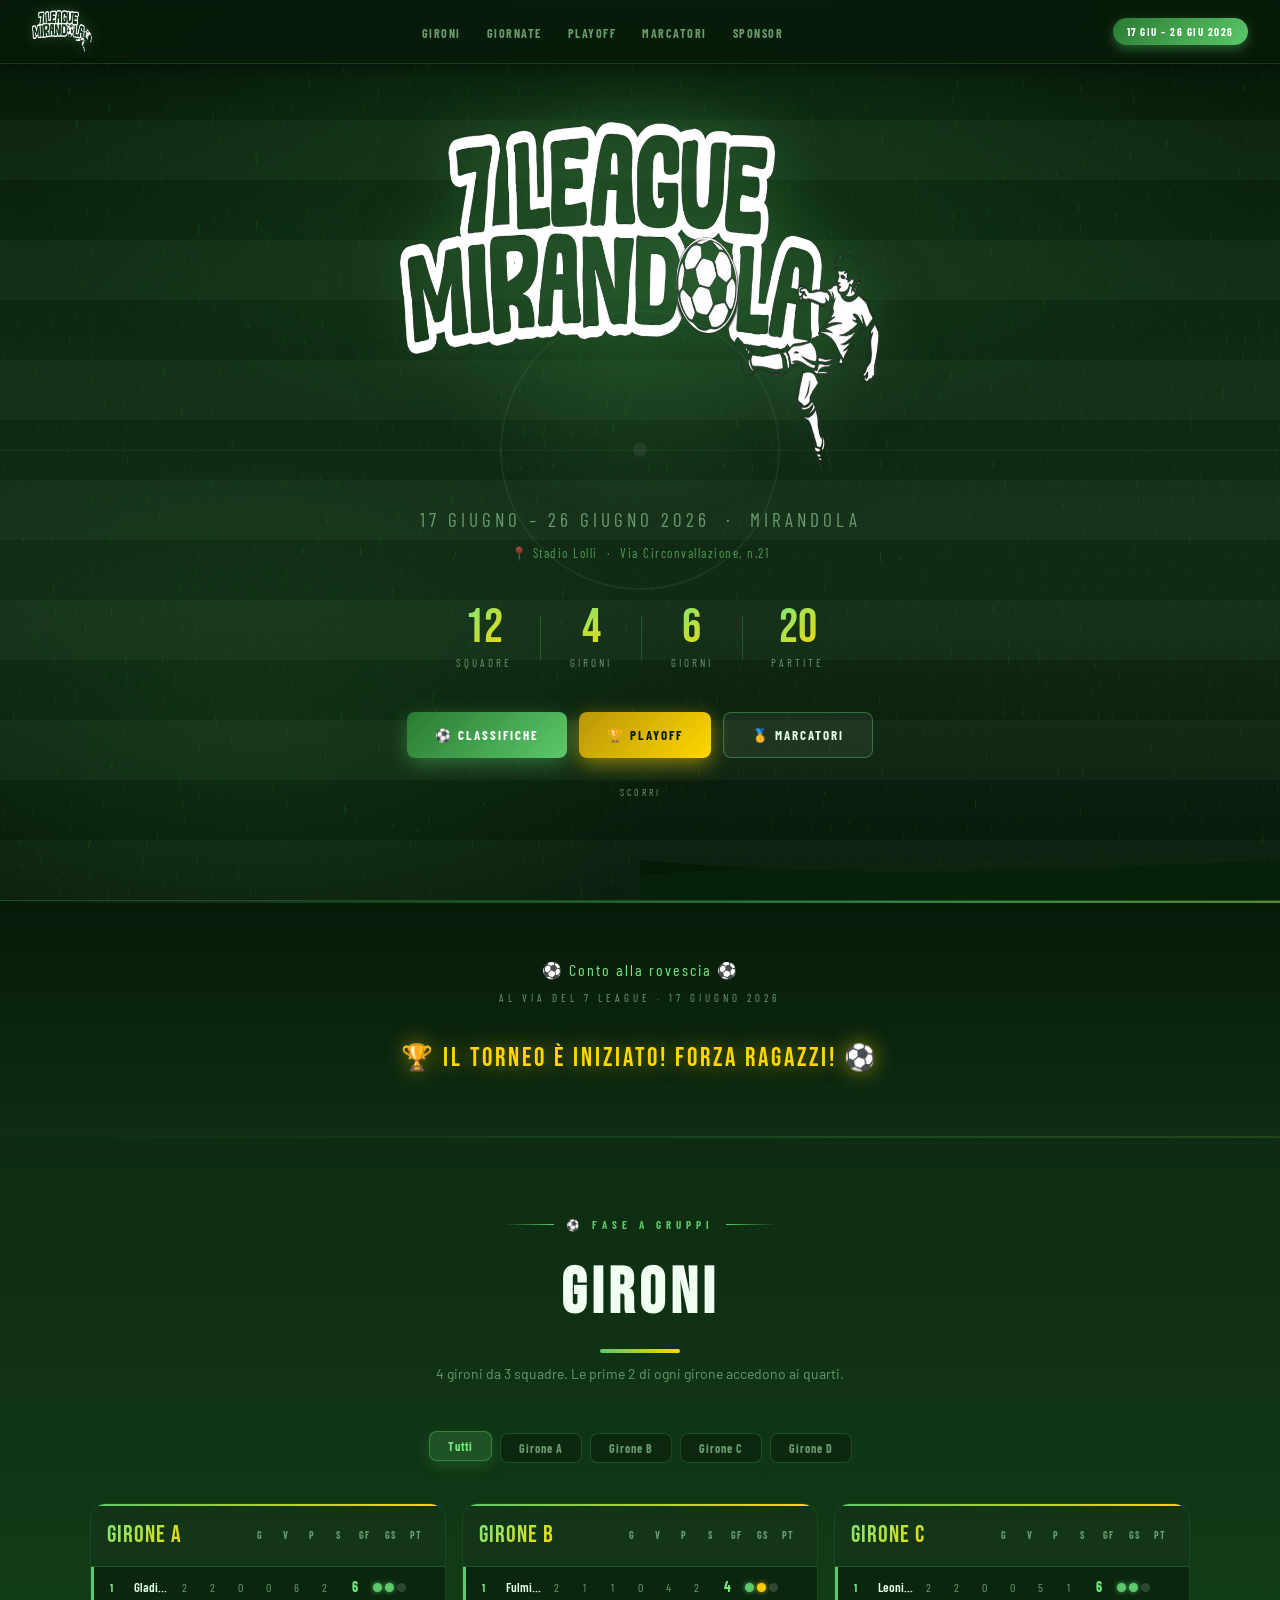
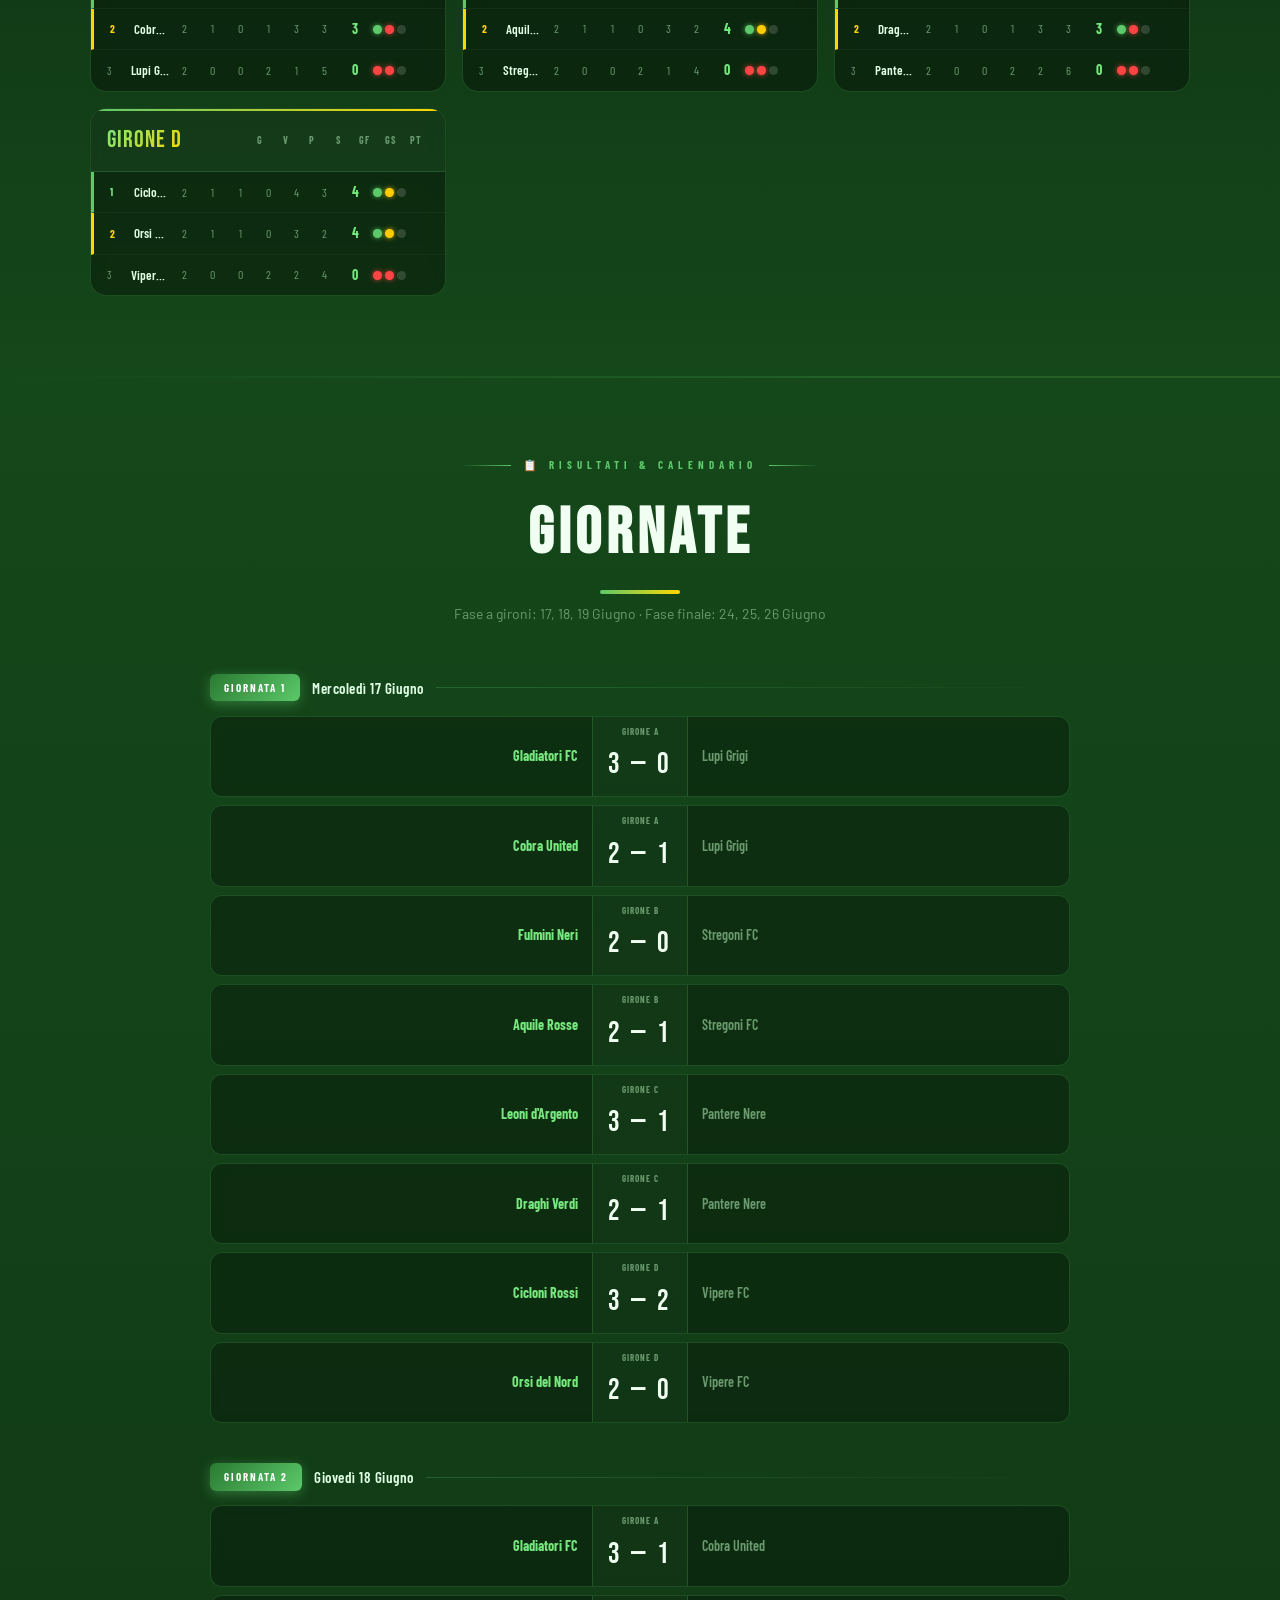
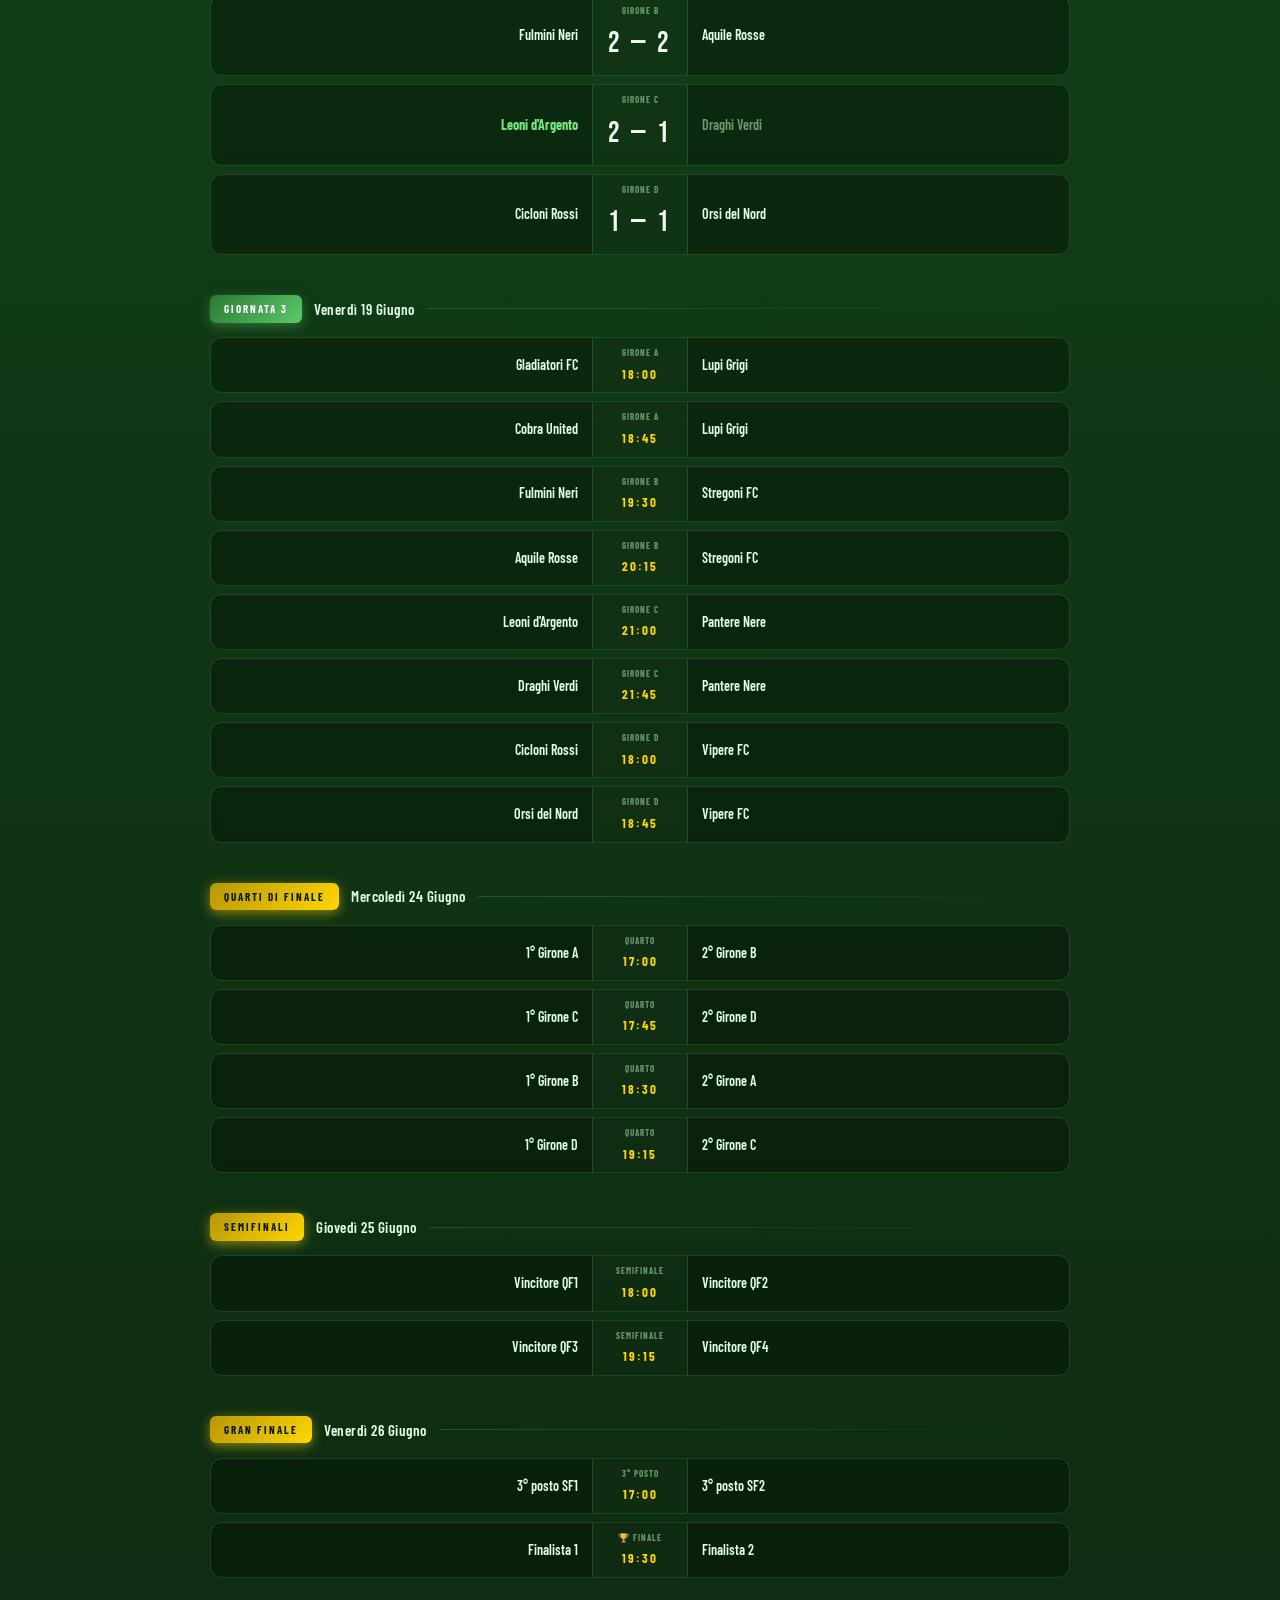
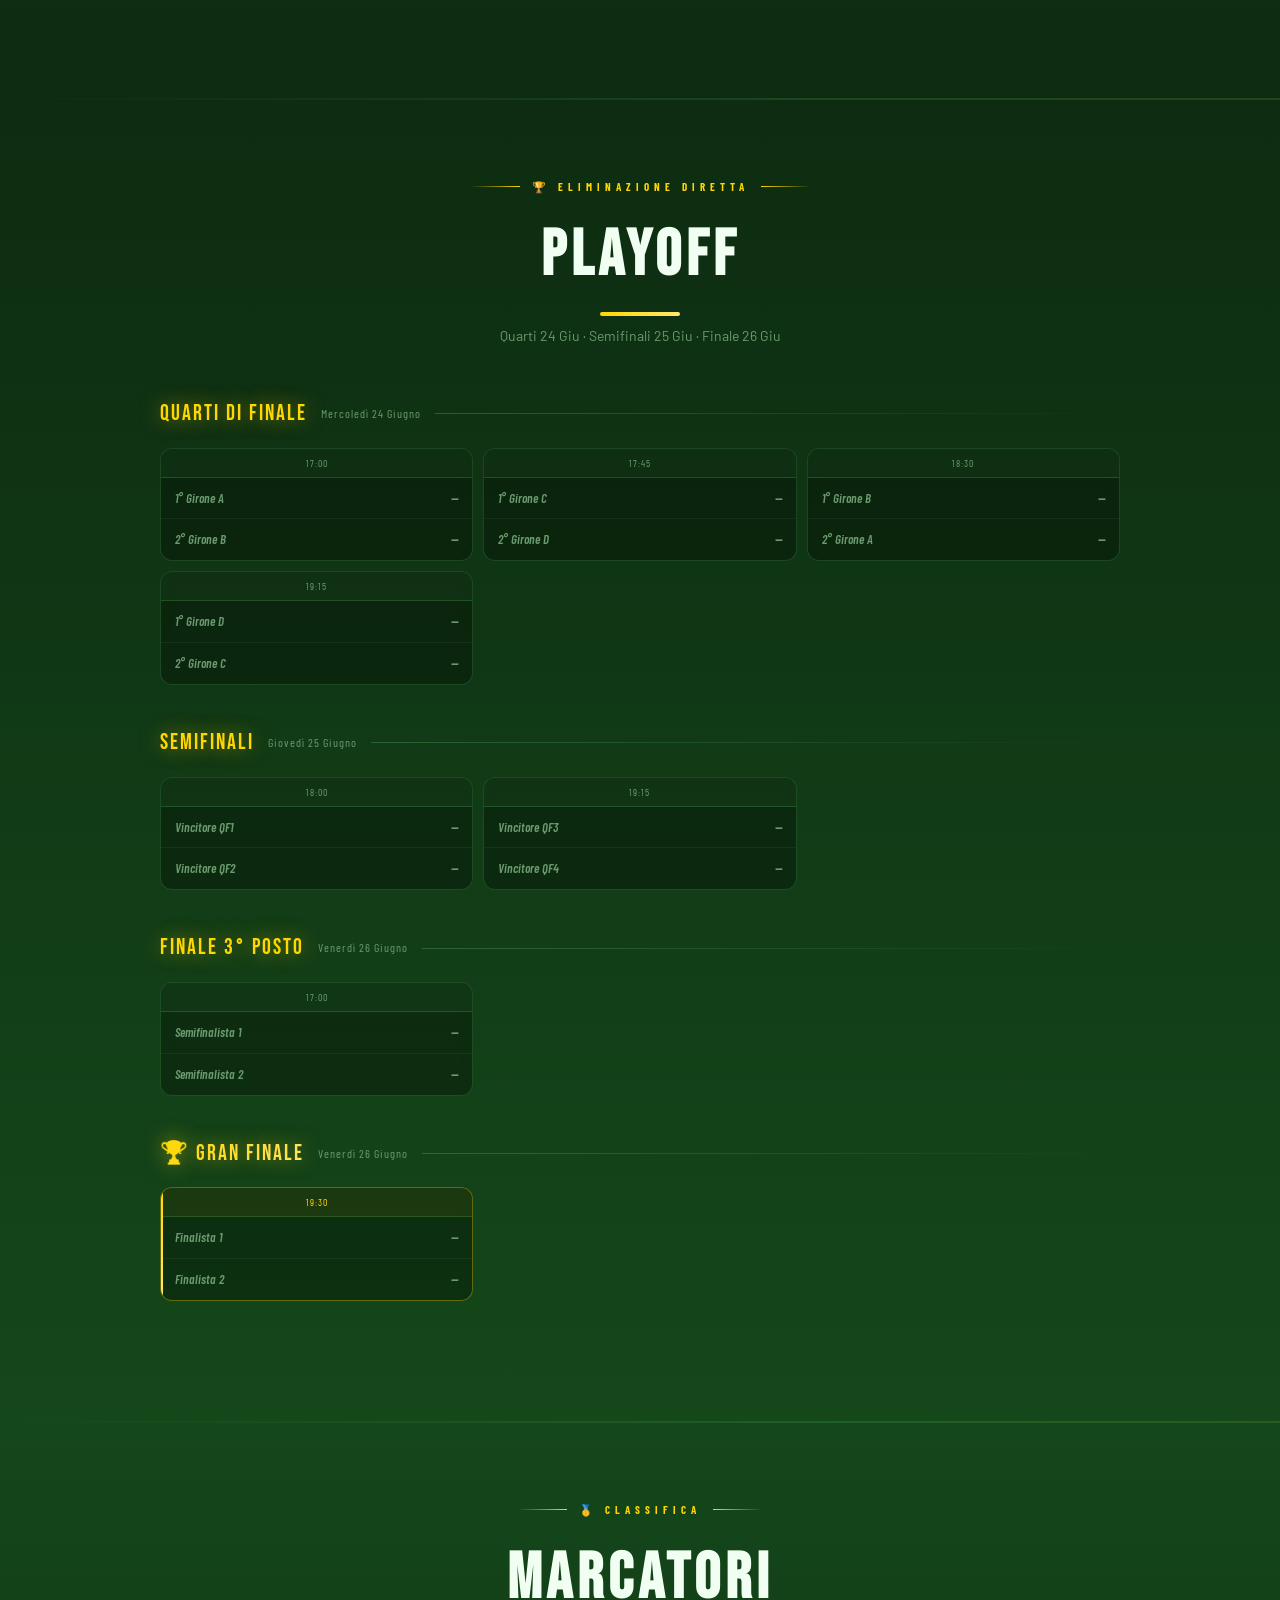
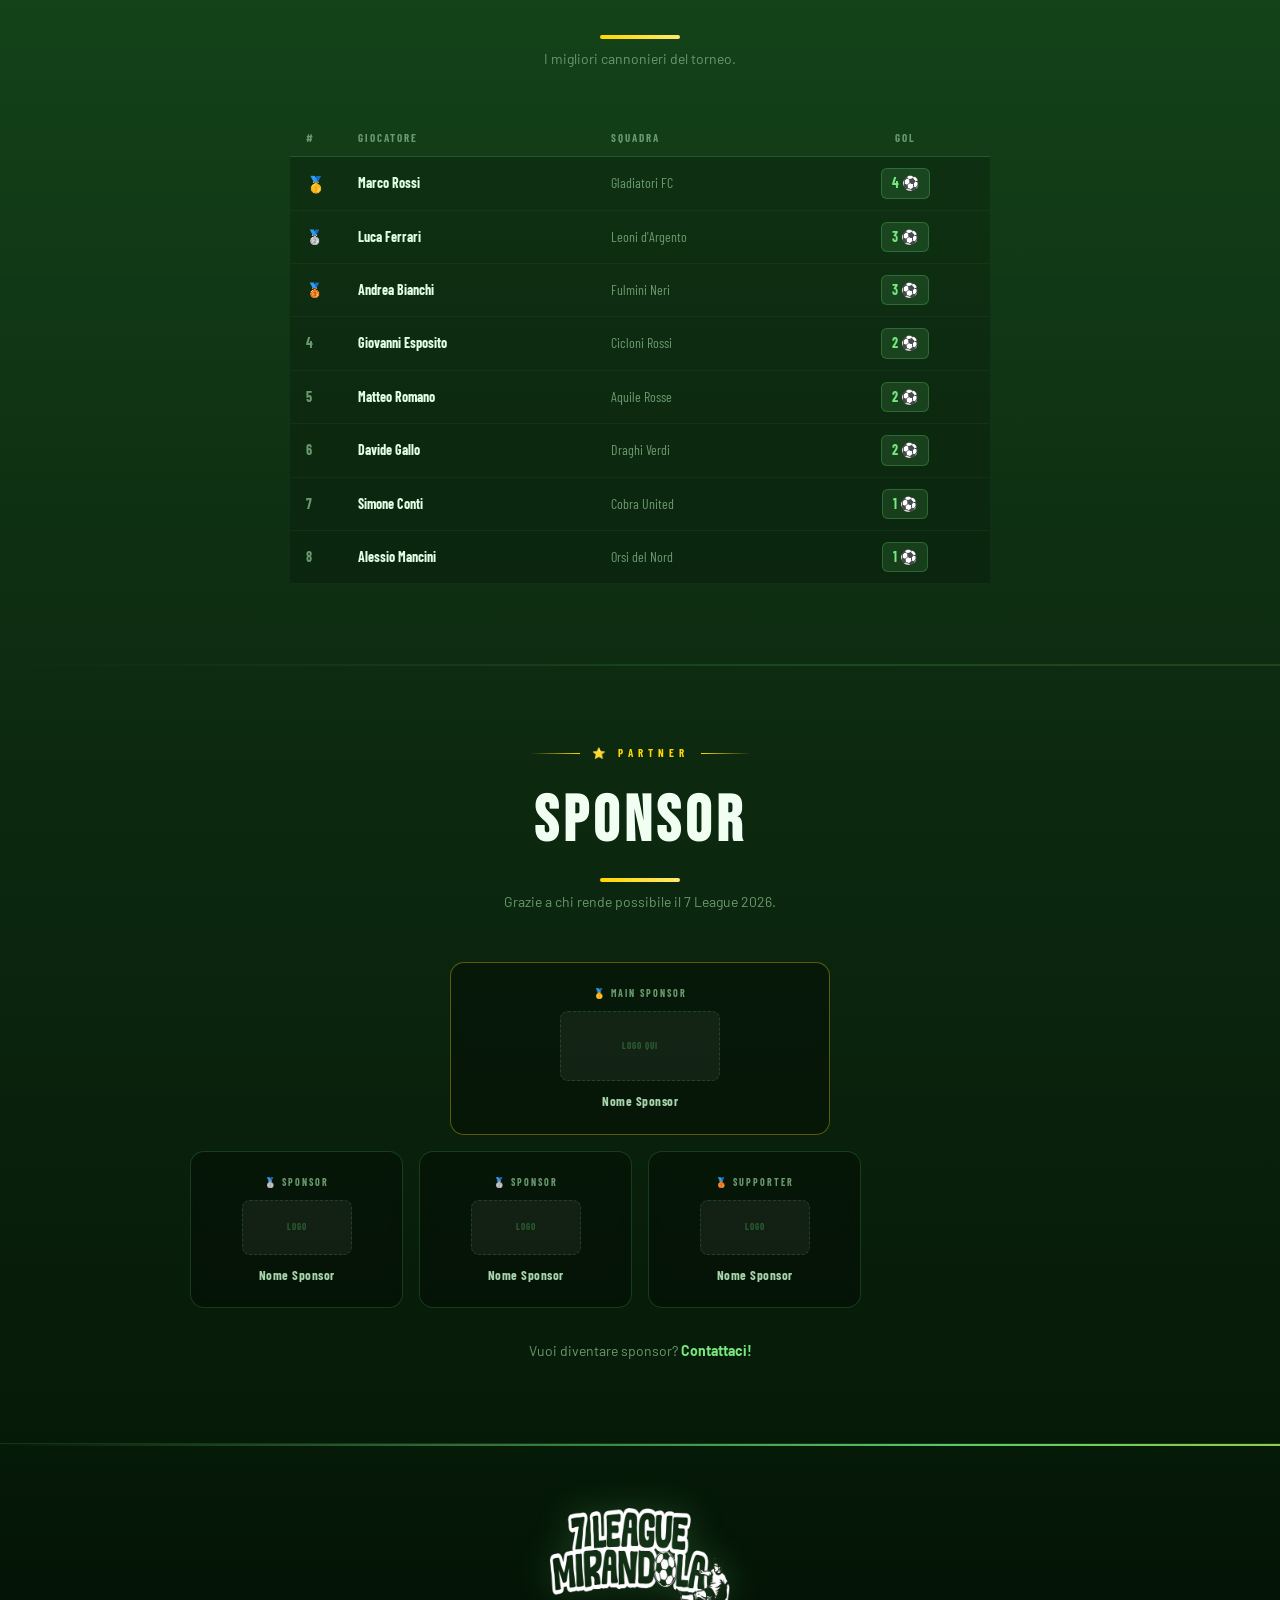
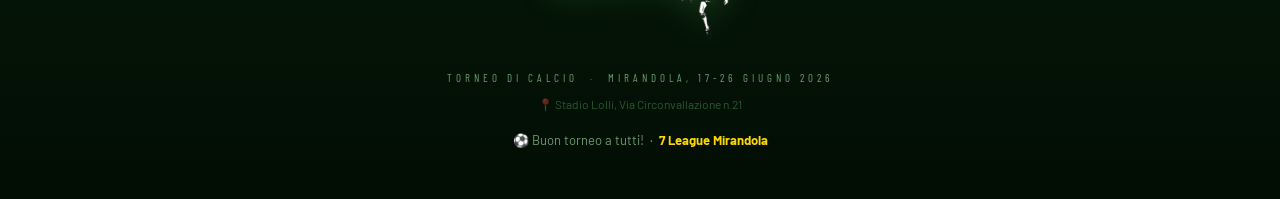
<file: index.html>
<!DOCTYPE html>
<html lang="it">
<head>
  <meta charset="UTF-8"/>
  <meta name="viewport" content="width=device-width,initial-scale=1.0"/>
  <title>7 League Mirandola — Torneo 2026</title>
  <meta name="description" content="Torneo 7 League Mirandola — 17-26 Giugno 2026"/>
  <meta name="theme-color" content="#061a08"/>
  <link rel="stylesheet" href="css/style.css"/>
  <link rel="preconnect" href="https://fonts.googleapis.com"/>
  <link rel="preconnect" href="https://fonts.gstatic.com" crossorigin/>
</head>
<body>

  <!-- LOADER -->
  <div id="loader">
    <div class="loader-ring"></div>
    <div class="loader-ring"></div>
    <div class="loader-ring"></div>
    <img src="assets/logo.png" alt="7 League Mirandola" class="loader-logo"/>
    <div class="loader-bar-wrap"><div class="loader-bar"></div></div>
    <div class="loader-txt">⚽ Preparando il campo...</div>
  </div>

  <!-- ANIMATED GRASS BACKGROUND -->
  <div id="grass-bg"></div>
  <div class="field-lines">
    <div class="field-center-circle"></div>
    <div class="field-center-spot"></div>
    <div class="field-halfway"></div>
  </div>

  <!-- GRASS BLADE CANVAS -->
  <canvas id="canvas-grass"></canvas>
  <!-- PARTICLES CANVAS -->
  <canvas id="canvas-field"></canvas>

  <!-- NAVBAR -->
  <nav id="navbar">
    <a href="#hero" class="nav-logo">
      <img src="assets/logo.png" alt="7 League Mirandola"/>
    </a>
    <div class="navbar-line"></div>
    <ul class="nav-links">
      <li><a href="#gironi">Gironi</a></li>
      <li><a href="#giornate">Giornate</a></li>
      <li><a href="#playoff">Playoff</a></li>
      <li><a href="#marcatori">Marcatori</a></li>
      <li><a href="#sponsor">Sponsor</a></li>
    </ul>
    <div class="nav-badge">17 GIU – 26 GIU 2026</div>
    <button class="nav-toggle" aria-label="Menu"><span></span><span></span><span></span></button>
  </nav>

  <!-- HERO -->
  <section id="hero">
    <div class="hero-content">

      <!-- LOGO — centered with flexbox -->
      <div class="hero-logo-wrap">
        <div class="hero-logo-glow"></div>
        <img src="assets/logo.png" alt="7 League Mirandola" class="hero-logo"/>
      </div>

      <p class="hero-subtitle">17 Giugno – 26 Giugno 2026 &nbsp;·&nbsp; Mirandola</p>
      <p class="hero-venue">📍 Stadio Lolli &nbsp;·&nbsp; Via Circonvallazione, n.21</p>

      <div class="hero-stats">
        <div class="hero-stat"><div class="n" data-target="12">0</div><div class="l">Squadre</div></div>
        <div class="stat-div"></div>
        <div class="hero-stat"><div class="n" data-target="4">0</div><div class="l">Gironi</div></div>
        <div class="stat-div"></div>
        <div class="hero-stat"><div class="n" data-target="6">0</div><div class="l">Giorni</div></div>
        <div class="stat-div"></div>
        <div class="hero-stat"><div class="n" data-target="20">0</div><div class="l">Partite</div></div>
      </div>

      <div class="hero-ctas">
        <a href="#gironi"    class="btn btn-primary">⚽ Classifiche</a>
        <a href="#playoff"   class="btn btn-gold">🏆 Playoff</a>
        <a href="#marcatori" class="btn btn-outline">🥇 Marcatori</a>
      </div>
    </div>

    <div class="hero-scroll"><div class="scroll-line"></div><span>Scorri</span></div>

    <div class="hero-wave">
      <svg viewBox="0 0 1440 80" preserveAspectRatio="none" fill="rgba(6,26,8,0.95)">
        <path d="M0,40 C240,80 480,0 720,40 C960,80 1200,0 1440,40 L1440,80 L0,80 Z"/>
        <path d="M0,40 C240,80 480,0 720,40 C960,80 1200,0 1440,40 L1440,80 L0,80 Z" transform="translate(720,0)"/>
      </svg>
      <svg viewBox="0 0 1440 80" preserveAspectRatio="none" fill="rgba(14,45,18,0.7)">
        <path d="M0,55 C360,10 720,75 1080,30 C1260,10 1380,50 1440,55 L1440,80 L0,80 Z"/>
        <path d="M0,55 C360,10 720,75 1080,30 C1260,10 1380,50 1440,55 L1440,80 L0,80 Z" transform="translate(720,0)"/>
      </svg>
    </div>
  </section>

  <!-- COUNTDOWN -->
  <section id="countdown-section">
    <div class="countdown-label">⚽ Conto alla rovescia ⚽</div>
    <div class="countdown-sublabel">Al via del 7 League · 17 Giugno 2026</div>
    <div class="countdown-grid" id="cd-grid">
      <div class="cd-unit"><div class="cd-box"><div class="cd-number" id="cd-days">00</div><div class="cd-label">Giorni</div></div></div>
      <div class="cd-sep">:</div>
      <div class="cd-unit"><div class="cd-box"><div class="cd-number" id="cd-hours">00</div><div class="cd-label">Ore</div></div></div>
      <div class="cd-sep">:</div>
      <div class="cd-unit"><div class="cd-box"><div class="cd-number" id="cd-minutes">00</div><div class="cd-label">Minuti</div></div></div>
      <div class="cd-sep">:</div>
      <div class="cd-unit"><div class="cd-box"><div class="cd-number" id="cd-seconds">00</div><div class="cd-label">Secondi</div></div></div>
    </div>
    <div class="cd-finished" id="cd-finished" style="display:none">🏆 Il torneo è iniziato! Forza ragazzi! ⚽</div>
  </section>

  <!-- GIRONI -->
  <section id="gironi">
    <div class="section-header">
      <div class="section-tag">⚽ Fase a gruppi</div>
      <h2 class="section-title">GIRONI</h2>
      <p class="section-desc">4 gironi da 3 squadre. Le prime 2 di ogni girone accedono ai quarti.</p>
    </div>
    <div class="gironi-filter">
      <button class="filter-btn active" data-grp="all">Tutti</button>
      <button class="filter-btn" data-grp="A">Girone A</button>
      <button class="filter-btn" data-grp="B">Girone B</button>
      <button class="filter-btn" data-grp="C">Girone C</button>
      <button class="filter-btn" data-grp="D">Girone D</button>
    </div>
    <div class="groups-grid" id="groups-container"></div>
  </section>

  <!-- GIORNATE -->
  <section id="giornate">
    <div class="section-header">
      <div class="section-tag">📋 Risultati & Calendario</div>
      <h2 class="section-title">GIORNATE</h2>
      <p class="section-desc">Fase a gironi: 17, 18, 19 Giugno · Fase finale: 24, 25, 26 Giugno</p>
    </div>
    <div class="matches-wrapper">
      <div id="giornate-list"></div>
      <div id="prossime-list"></div>
    </div>
  </section>

  <!-- PLAYOFF -->
  <section id="playoff">
    <div class="section-header">
      <div class="section-tag gold">🏆 Eliminazione diretta</div>
      <h2 class="section-title gold-title">PLAYOFF</h2>
      <p class="section-desc">Quarti 24 Giu · Semifinali 25 Giu · Finale 26 Giu</p>
    </div>
    <div class="bracket-wrap" id="playoff-content"></div>
  </section>

  <!-- MARCATORI -->
  <section id="marcatori">
    <div class="section-header">
      <div class="section-tag gold">🥇 Classifica</div>
      <h2 class="section-title gold-title">MARCATORI</h2>
      <p class="section-desc">I migliori cannonieri del torneo.</p>
    </div>
    <div class="marcatori-wrap">
      <table class="marcatori-table">
        <thead>
          <tr>
            <th>#</th><th>Giocatore</th><th>Squadra</th>
            <th style="text-align:center">Gol</th>
          </tr>
        </thead>
        <tbody id="marcatori-list"></tbody>
      </table>
    </div>
  </section>

  <!-- SPONSOR -->
  <section id="sponsor">
    <div class="section-header">
      <div class="section-tag gold">⭐ Partner</div>
      <h2 class="section-title gold-title">SPONSOR</h2>
      <p class="section-desc">Grazie a chi rende possibile il 7 League 2026.</p>
    </div>
    <div class="sponsor-grid">
      <div class="sponsor-card sponsor-main">
        <div class="sponsor-tier">🥇 Main Sponsor</div>
        <div class="sponsor-logo-ph">LOGO QUI</div>
        <div class="sponsor-name">Nome Sponsor</div>
      </div>
      <div class="sponsor-card">
        <div class="sponsor-tier">🥈 Sponsor</div>
        <div class="sponsor-logo-ph">LOGO</div>
        <div class="sponsor-name">Nome Sponsor</div>
      </div>
      <div class="sponsor-card">
        <div class="sponsor-tier">🥈 Sponsor</div>
        <div class="sponsor-logo-ph">LOGO</div>
        <div class="sponsor-name">Nome Sponsor</div>
      </div>
      <div class="sponsor-card">
        <div class="sponsor-tier">🥉 Supporter</div>
        <div class="sponsor-logo-ph">LOGO</div>
        <div class="sponsor-name">Nome Sponsor</div>
      </div>
    </div>
    <p class="sponsor-cta">Vuoi diventare sponsor? <strong style="color:var(--green-neon)">Contattaci!</strong></p>
  </section>

  <!-- FOOTER -->
  <footer id="footer">
    <img src="assets/logo.png" alt="7 League Mirandola" class="footer-logo"/>
    <p class="footer-sub">Torneo di Calcio &nbsp;·&nbsp; Mirandola, 17-26 Giugno 2026</p>
    <p class="footer-venue">📍 Stadio Lolli, Via Circonvallazione n.21</p>
    <p class="footer-copy">⚽ Buon torneo a tutti! &nbsp;·&nbsp; <strong style="color:var(--gold)">7 League Mirandola</strong></p>
  </footer>

  <script src="js/data.js"></script>
  <script src="js/app.js"></script>
</body>
</html>
</file>
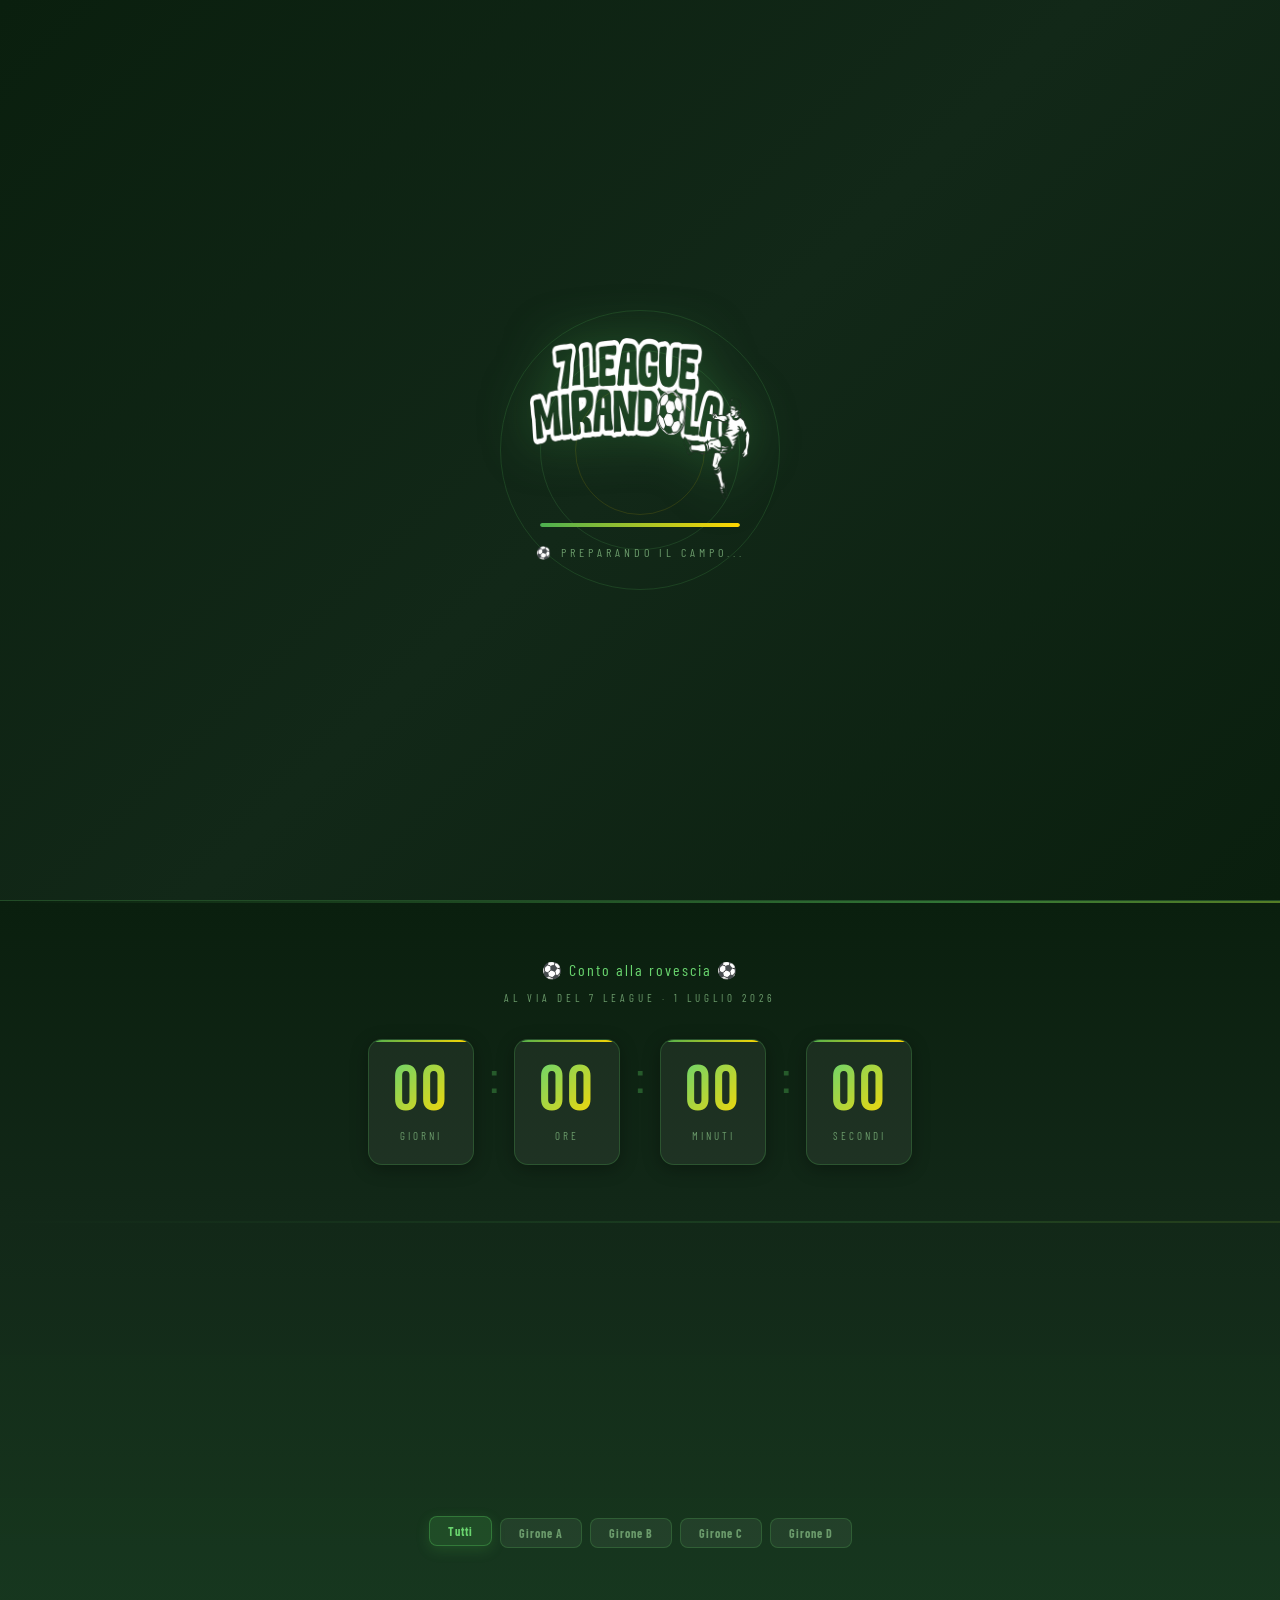
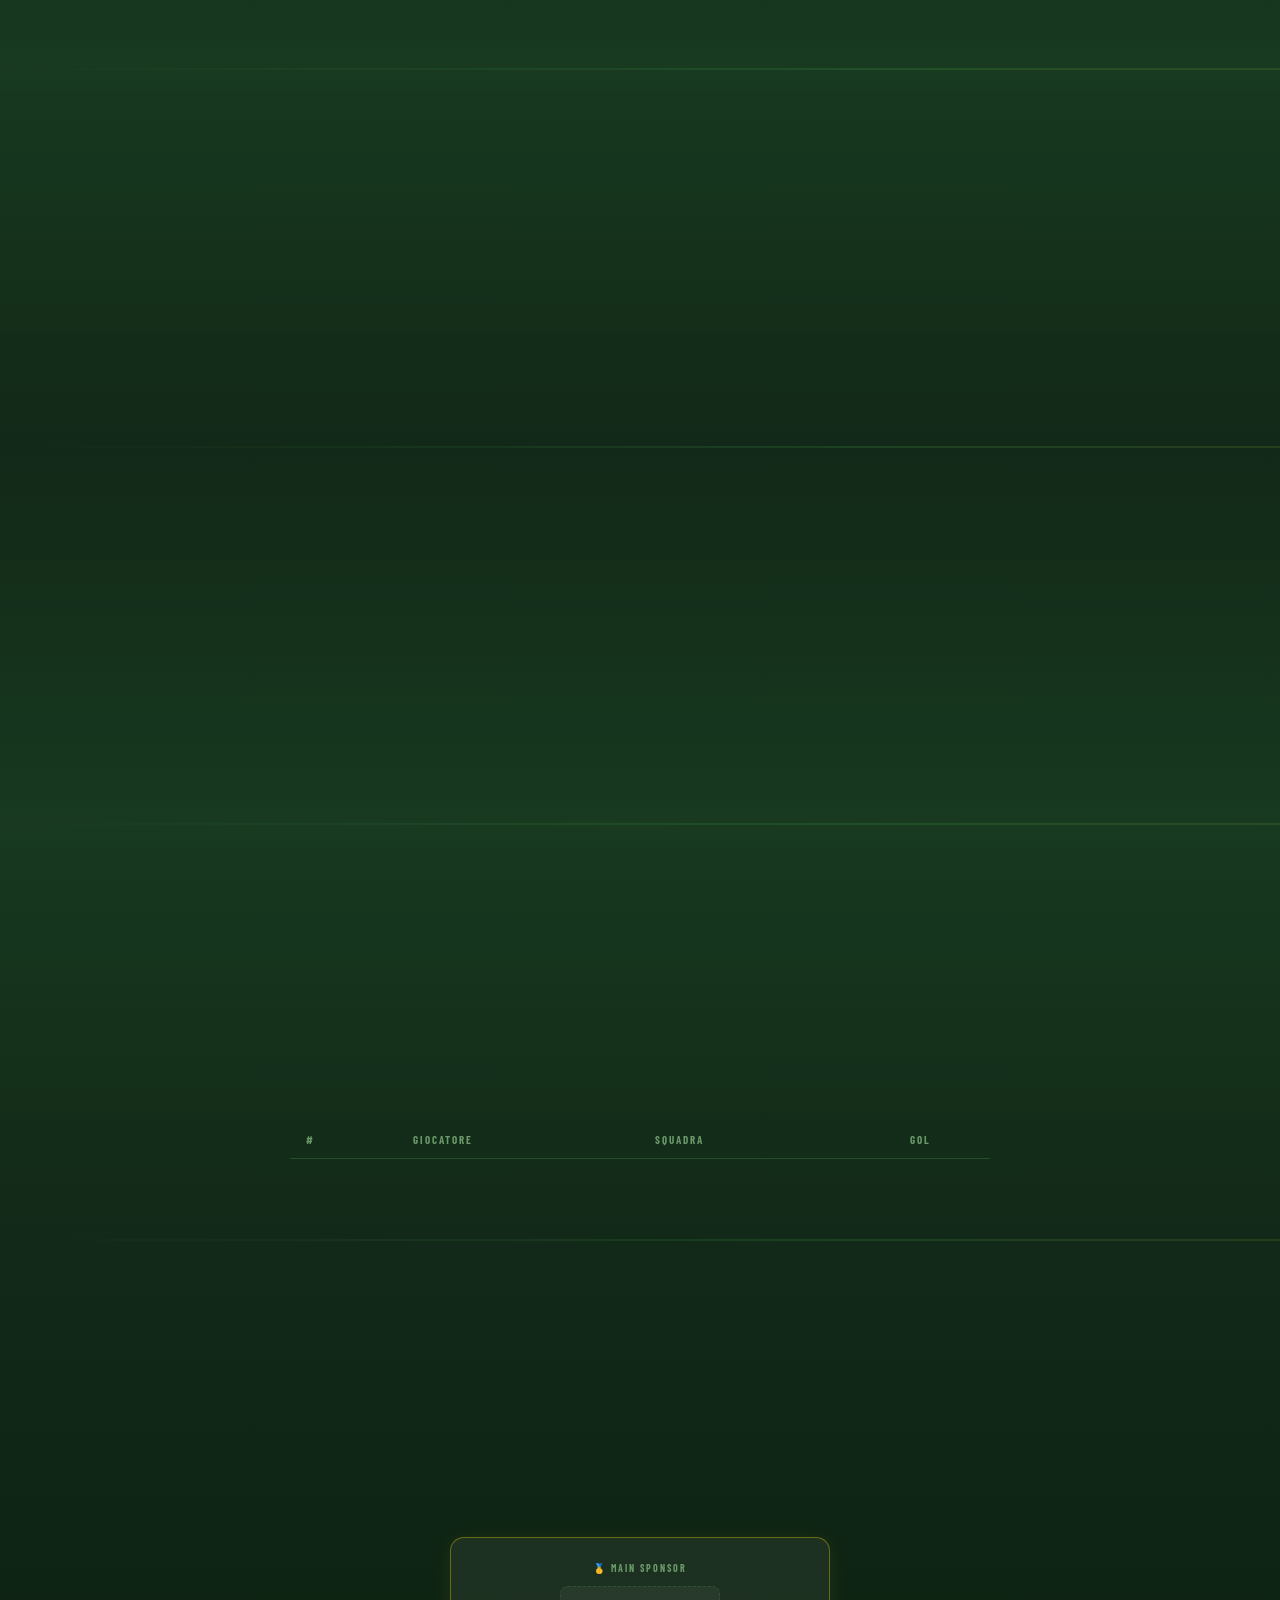
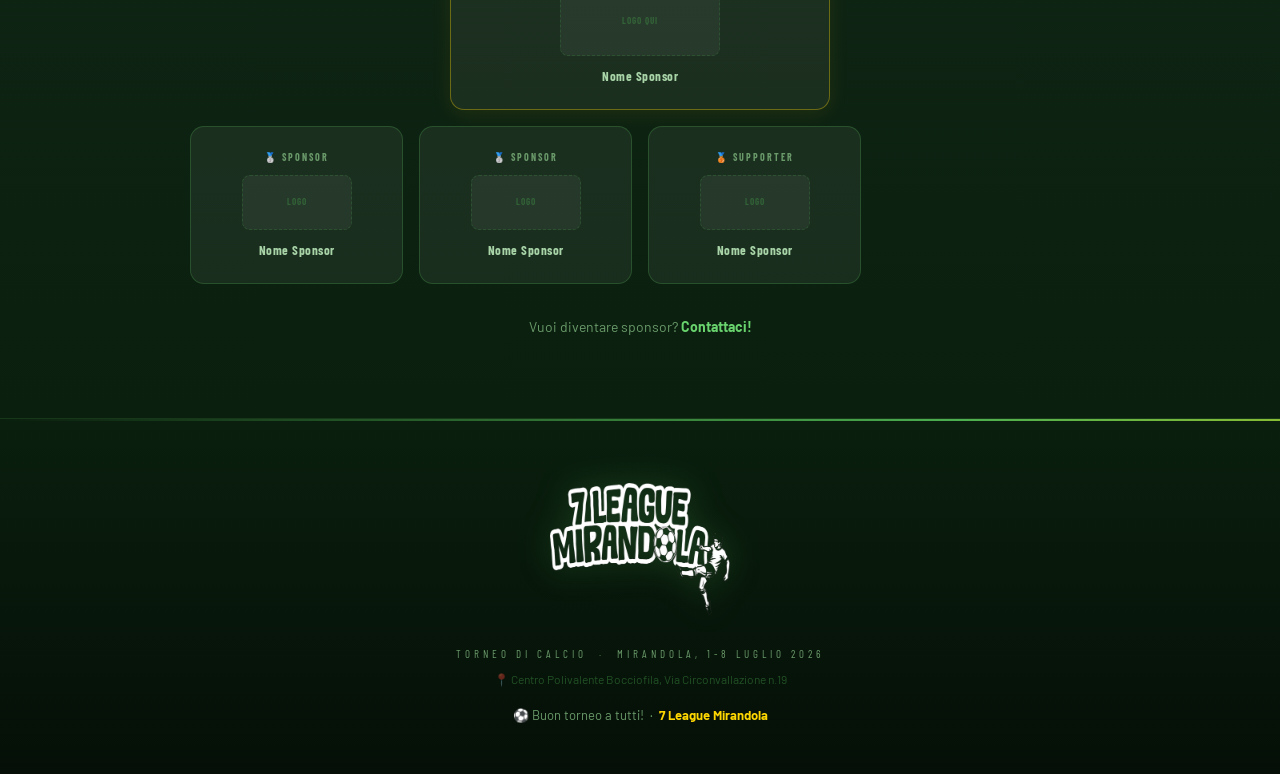
<file: 7league/index.html>
<!DOCTYPE html>
<html lang="it">
<head>
  <meta charset="UTF-8"/>
  <meta name="viewport" content="width=device-width,initial-scale=1.0"/>
  <title>7 League Mirandola — Torneo 2026</title>
  <meta name="description" content="Torneo 7 League Mirandola — 1/8 Luglio 2026"/>
  <meta name="theme-color" content="#0a1f0e"/>
  <link rel="stylesheet" href="css/style.css"/>
  <link rel="preconnect" href="https://fonts.googleapis.com"/>
  <link rel="preconnect" href="https://fonts.gstatic.com" crossorigin/>
</head>
<body>

  <!-- LOADER -->
  <div id="loader">
    <div class="loader-ring"></div>
    <div class="loader-ring"></div>
    <div class="loader-ring"></div>
    <img src="assets/logo.png" alt="7 League Mirandola" class="loader-logo"/>
    <div class="loader-bar-wrap"><div class="loader-bar"></div></div>
    <div class="loader-txt">⚽ Preparando il campo...</div>
  </div>

  <!-- FIELD BG + CANVAS -->
  <div id="field-bg"></div>
  <canvas id="canvas-field"></canvas>

  <!-- NAVBAR -->
  <nav id="navbar">
    <a href="#hero" class="nav-logo">
      <img src="assets/logo.png" alt="7 League Mirandola"/>
    </a>
    <div class="navbar-line"></div>
    <ul class="nav-links">
      <li><a href="#gironi">Gironi</a></li>
      <li><a href="#giornate">Giornate</a></li>
      <li><a href="#playoff">Playoff</a></li>
      <li><a href="#marcatori">Marcatori</a></li>
      <li><a href="#sponsor">Sponsor</a></li>
    </ul>
    <div class="nav-badge">1 — 8 LUG 2026</div>
    <button class="nav-toggle" aria-label="Menu"><span></span><span></span><span></span></button>
  </nav>

  <!-- HERO -->
  <section id="hero">
    <div class="hero-field-circle"></div>
    <div class="hero-center-spot"></div>

    <div class="hero-content">
      <div class="hero-logo-wrap">
        <div class="hero-logo-glow"></div>
        <img src="assets/logo.png" alt="7 League Mirandola" class="hero-logo"/>
      </div>

      <p class="hero-subtitle">1 – 8 Luglio 2026 &nbsp;·&nbsp; Mirandola</p>
      <p class="hero-venue">📍 Centro Polivalente Bocciofila &nbsp;·&nbsp; Via Circonvallazione, n.19</p>

      <div class="hero-stats">
        <div class="hero-stat"><div class="n" data-target="12">0</div><div class="l">Squadre</div></div>
        <div class="stat-div"></div>
        <div class="hero-stat"><div class="n" data-target="4">0</div><div class="l">Gironi</div></div>
        <div class="stat-div"></div>
        <div class="hero-stat"><div class="n" data-target="8">0</div><div class="l">Giorni</div></div>
        <div class="stat-div"></div>
        <div class="hero-stat"><div class="n" data-target="20">0</div><div class="l">Partite</div></div>
      </div>

      <div class="hero-ctas">
        <a href="#gironi"    class="btn btn-primary">⚽ Classifiche</a>
        <a href="#playoff"   class="btn btn-gold">🏆 Playoff</a>
        <a href="#marcatori" class="btn btn-outline">🥇 Marcatori</a>
      </div>
    </div>

    <div class="hero-scroll"><div class="scroll-line"></div><span>Scorri</span></div>

    <div class="hero-wave">
      <svg viewBox="0 0 1440 80" preserveAspectRatio="none" fill="rgba(10,31,14,0.9)">
        <path d="M0,40 C240,80 480,0 720,40 C960,80 1200,0 1440,40 L1440,80 L0,80 Z"/>
        <path d="M0,40 C240,80 480,0 720,40 C960,80 1200,0 1440,40 L1440,80 L0,80 Z" transform="translate(720,0)"/>
      </svg>
      <svg viewBox="0 0 1440 80" preserveAspectRatio="none" fill="rgba(18,40,24,0.7)">
        <path d="M0,55 C360,10 720,75 1080,30 C1260,10 1380,50 1440,55 L1440,80 L0,80 Z"/>
        <path d="M0,55 C360,10 720,75 1080,30 C1260,10 1380,50 1440,55 L1440,80 L0,80 Z" transform="translate(720,0)"/>
      </svg>
    </div>
  </section>

  <!-- COUNTDOWN -->
  <section id="countdown-section">
    <div class="countdown-label">⚽ Conto alla rovescia ⚽</div>
    <div class="countdown-sublabel">Al via del 7 League · 1 Luglio 2026</div>
    <div class="countdown-grid" id="cd-grid">
      <div class="cd-unit"><div class="cd-box"><div class="cd-number" id="cd-days">00</div><div class="cd-label">Giorni</div></div></div>
      <div class="cd-sep">:</div>
      <div class="cd-unit"><div class="cd-box"><div class="cd-number" id="cd-hours">00</div><div class="cd-label">Ore</div></div></div>
      <div class="cd-sep">:</div>
      <div class="cd-unit"><div class="cd-box"><div class="cd-number" id="cd-minutes">00</div><div class="cd-label">Minuti</div></div></div>
      <div class="cd-sep">:</div>
      <div class="cd-unit"><div class="cd-box"><div class="cd-number" id="cd-seconds">00</div><div class="cd-label">Secondi</div></div></div>
    </div>
    <div class="cd-finished" id="cd-finished" style="display:none">🏆 Il torneo è iniziato! Forza ragazzi! ⚽</div>
  </section>

  <!-- GIRONI -->
  <section id="gironi">
    <div class="section-header">
      <div class="section-tag">⚽ Fase a gruppi</div>
      <h2 class="section-title">GIRONI</h2>
      <p class="section-desc">4 gironi da 3 squadre. Le prime 2 di ogni girone accedono ai quarti.</p>
    </div>
    <div class="gironi-filter">
      <button class="filter-btn active" data-grp="all">Tutti</button>
      <button class="filter-btn" data-grp="A">Girone A</button>
      <button class="filter-btn" data-grp="B">Girone B</button>
      <button class="filter-btn" data-grp="C">Girone C</button>
      <button class="filter-btn" data-grp="D">Girone D</button>
    </div>
    <div class="groups-grid" id="groups-container"></div>
  </section>

  <!-- GIORNATE -->
  <section id="giornate">
    <div class="section-header">
      <div class="section-tag">📋 Risultati</div>
      <h2 class="section-title">GIORNATE</h2>
      <p class="section-desc">Tutti i risultati e le prossime partite.</p>
    </div>
    <div class="matches-wrapper">
      <div id="giornate-list"></div>
      <div id="prossime-list"></div>
    </div>
  </section>

  <!-- PLAYOFF -->
  <section id="playoff">
    <div class="section-header">
      <div class="section-tag gold">🏆 Eliminazione diretta</div>
      <h2 class="section-title gold-title">PLAYOFF</h2>
      <p class="section-desc">Quarti, semifinali e grande finale.</p>
    </div>
    <div class="bracket-wrap" id="playoff-content"></div>
  </section>

  <!-- MARCATORI -->
  <section id="marcatori">
    <div class="section-header">
      <div class="section-tag gold">🥇 Classifica</div>
      <h2 class="section-title gold-title">MARCATORI</h2>
      <p class="section-desc">I migliori cannonieri del torneo.</p>
    </div>
    <div class="marcatori-wrap">
      <table class="marcatori-table">
        <thead>
          <tr>
            <th>#</th>
            <th>Giocatore</th>
            <th>Squadra</th>
            <th style="text-align:center">Gol</th>
          </tr>
        </thead>
        <tbody id="marcatori-list"></tbody>
      </table>
    </div>
  </section>

  <!-- SPONSOR -->
  <section id="sponsor">
    <div class="section-header">
      <div class="section-tag gold">⭐ Partner</div>
      <h2 class="section-title gold-title">SPONSOR</h2>
      <p class="section-desc">Grazie a chi rende possibile il 7 League 2026.</p>
    </div>
    <div class="sponsor-grid">
      <div class="sponsor-card sponsor-main">
        <div class="sponsor-tier">🥇 Main Sponsor</div>
        <div class="sponsor-logo-ph">LOGO QUI</div>
        <div class="sponsor-name">Nome Sponsor</div>
      </div>
      <div class="sponsor-card">
        <div class="sponsor-tier">🥈 Sponsor</div>
        <div class="sponsor-logo-ph">LOGO</div>
        <div class="sponsor-name">Nome Sponsor</div>
      </div>
      <div class="sponsor-card">
        <div class="sponsor-tier">🥈 Sponsor</div>
        <div class="sponsor-logo-ph">LOGO</div>
        <div class="sponsor-name">Nome Sponsor</div>
      </div>
      <div class="sponsor-card">
        <div class="sponsor-tier">🥉 Supporter</div>
        <div class="sponsor-logo-ph">LOGO</div>
        <div class="sponsor-name">Nome Sponsor</div>
      </div>
    </div>
    <p class="sponsor-cta">Vuoi diventare sponsor? <strong style="color:var(--green-neon)">Contattaci!</strong></p>
  </section>

  <!-- FOOTER -->
  <footer id="footer">
    <img src="assets/logo.png" alt="7 League Mirandola" class="footer-logo"/>
    <p class="footer-sub">Torneo di Calcio &nbsp;·&nbsp; Mirandola, 1-8 Luglio 2026</p>
    <p class="footer-venue">📍 Centro Polivalente Bocciofila, Via Circonvallazione n.19</p>
    <p class="footer-copy">⚽ Buon torneo a tutti! &nbsp;·&nbsp; <strong style="color:var(--gold)">7 League Mirandola</strong></p>
  </footer>

  <script src="js/data.js"></script>
  <script src="js/app.js"></script>
</body>
</html>
</file>
<file: css/style.css>
@import url('https://fonts.googleapis.com/css2?family=Bebas+Neue&family=Barlow+Condensed:wght@400;600;700&family=Barlow:wght@400;500;600&display=swap');

*,*::before,*::after{box-sizing:border-box;margin:0;padding:0}

:root{
  --green-dark:  #061a08;
  --green-mid:   #0e2d12;
  --green-field: #174d1d;
  --green-light: #2a7a32;
  --green-lime:  #5cc96a;
  --green-neon:  #76e87e;
  --gold:    #ffd700;
  --gold-b:  #ffe96e;
  --gold-glow:rgba(255,215,0,0.5);
  --white:   #f0fff2;
  --surface: rgba(0,0,0,0.35);
  --surface2:rgba(0,0,0,0.25);
  --border:  rgba(92,201,106,0.22);
  --border2: rgba(92,201,106,0.42);
  --red:     #ff4444;
  --yellow:  #ffcc00;
  --text:    #e0ffe4;
  --text2:   #a8d4ac;
  --text3:   #6a9a6e;
  --font-display:'Bebas Neue',sans-serif;
  --font-cond:'Barlow Condensed',sans-serif;
  --font-body:'Barlow',sans-serif;
}

html{scroll-behavior:smooth}
body{background:var(--green-dark);color:var(--text);font-family:var(--font-body);font-size:15px;line-height:1.6;overflow-x:hidden}

::-webkit-scrollbar{width:5px}
::-webkit-scrollbar-track{background:var(--green-dark)}
::-webkit-scrollbar-thumb{background:linear-gradient(var(--green-lime),var(--gold));border-radius:3px}

/* ══════════════════════════════════════════
   ANIMATED GRASS FIELD BACKGROUND
══════════════════════════════════════════ */
#grass-bg{
  position:fixed;inset:0;z-index:0;pointer-events:none;overflow:hidden;
}

/* Dark grass base */
#grass-bg::before{
  content:'';position:absolute;inset:0;
  background:
    radial-gradient(ellipse 80% 50% at 50% 20%, rgba(42,122,50,.25) 0%, transparent 60%),
    radial-gradient(ellipse 60% 60% at 20% 80%, rgba(23,77,29,.4) 0%, transparent 55%),
    linear-gradient(180deg, #061a08 0%, #0e2d12 35%, #122e16 65%, #061a08 100%);
}

/* Alternating dark/light grass stripes like a real pitch */
#grass-bg::after{
  content:'';position:absolute;inset:0;
  background:repeating-linear-gradient(
    180deg,
    rgba(255,255,255,0.022) 0px,
    rgba(255,255,255,0.022) 60px,
    rgba(0,0,0,0.08) 60px,
    rgba(0,0,0,0.08) 120px
  );
  animation:grass-stripes 20s linear infinite;
}
@keyframes grass-stripes{
  0%{background-position:0 0}
  100%{background-position:0 120px}
}

/* Field lines */
.field-lines{
  position:fixed;inset:0;z-index:0;pointer-events:none;
  display:flex;align-items:center;justify-content:center;
}
.field-center-circle{
  width:280px;height:280px;border-radius:50%;
  border:2px solid rgba(255,255,255,0.06);
  position:absolute;
  animation:circle-pulse 6s ease-in-out infinite;
}
@keyframes circle-pulse{
  0%,100%{opacity:.4;transform:scale(1)}
  50%{opacity:.7;transform:scale(1.02)}
}
.field-center-spot{
  width:14px;height:14px;border-radius:50%;
  background:rgba(255,255,255,0.07);
  position:absolute;
}
.field-halfway{
  position:absolute;left:0;right:0;top:50%;
  height:1px;background:rgba(255,255,255,0.05);
}

/* ── CANVAS for grass blades ── */
#canvas-grass{position:fixed;inset:0;pointer-events:none;z-index:1}
#canvas-field{position:fixed;inset:0;pointer-events:none;z-index:2;opacity:.4}

/* ══════════════════════════════════════════
   LOADER
══════════════════════════════════════════ */
#loader{
  position:fixed;inset:0;
  background:linear-gradient(135deg,#061a08,#0e2d12,#061a08);
  display:flex;flex-direction:column;align-items:center;justify-content:center;
  z-index:9500;transition:opacity .8s ease,visibility .8s ease;overflow:hidden;
}
#loader.done{opacity:0;visibility:hidden;pointer-events:none}
.loader-ring{position:absolute;border-radius:50%;top:50%;left:50%;border:1.5px solid}
.loader-ring:nth-child(1){width:280px;height:280px;border-color:rgba(92,201,106,.2);transform:translate(-50%,-50%);animation:spin-cw 7s linear infinite}
.loader-ring:nth-child(2){width:200px;height:200px;border-color:rgba(118,232,126,.15);transform:translate(-50%,-50%);animation:spin-cw 4.5s linear infinite reverse}
.loader-ring:nth-child(3){width:130px;height:130px;border-color:rgba(255,215,0,.12);transform:translate(-50%,-50%);animation:spin-cw 2.5s linear infinite}
@keyframes spin-cw{from{transform:translate(-50%,-50%) rotate(0)}to{transform:translate(-50%,-50%) rotate(360deg)}}
.loader-logo{width:220px;height:auto;position:relative;z-index:1;animation:loader-pop 1s cubic-bezier(.34,1.56,.64,1) both;filter:drop-shadow(0 0 24px rgba(92,201,106,.6))}
@keyframes loader-pop{from{opacity:0;transform:scale(.5) translateY(20px)}to{opacity:1;transform:scale(1) translateY(0)}}
.loader-bar-wrap{width:200px;height:4px;background:rgba(255,255,255,.08);border-radius:4px;overflow:hidden;margin-top:1.5rem;position:relative;z-index:1}
.loader-bar{height:100%;background:linear-gradient(90deg,var(--green-lime),var(--gold));border-radius:4px;animation:load-fill 1.8s ease forwards;box-shadow:0 0 10px var(--green-lime)}
@keyframes load-fill{from{width:0}to{width:100%}}
.loader-txt{font-family:var(--font-cond);font-size:12px;letter-spacing:4px;color:var(--text3);margin-top:1rem;z-index:1;text-transform:uppercase;animation:blink 1s ease infinite}
@keyframes blink{0%,100%{opacity:.3}50%{opacity:1}}

/* ══════════════════════════════════════════
   NAVBAR
══════════════════════════════════════════ */
#navbar{
  position:fixed;top:0;left:0;right:0;z-index:1000;
  display:flex;align-items:center;justify-content:space-between;
  padding:0 2rem;height:64px;
  background:rgba(6,26,8,.88);
  backdrop-filter:blur(20px);
  border-bottom:1px solid var(--border);
  box-shadow:0 2px 20px rgba(0,0,0,.5);
  transition:all .3s;
}
.navbar-line{position:absolute;bottom:0;left:0;right:0;height:2px;background:linear-gradient(90deg,transparent,var(--green-lime),var(--gold),var(--green-lime),transparent);background-size:300%;opacity:0;transition:opacity .4s;animation:line-scroll 4s linear infinite}
@keyframes line-scroll{0%{background-position:0%}100%{background-position:300%}}
#navbar.scrolled .navbar-line{opacity:1}
.nav-logo{text-decoration:none;display:flex;align-items:center}
.nav-logo img{height:44px;width:auto;filter:drop-shadow(0 0 6px rgba(92,201,106,.5));transition:all .3s}
.nav-logo:hover img{filter:drop-shadow(0 0 16px rgba(92,201,106,.8)) drop-shadow(0 0 32px rgba(255,215,0,.3));transform:scale(1.08)}
.nav-links{display:flex;gap:2px;list-style:none}
.nav-links a{font-family:var(--font-cond);font-size:12px;font-weight:700;letter-spacing:1.5px;text-transform:uppercase;color:var(--text3);text-decoration:none;padding:6px 12px;border-radius:6px;transition:all .2s}
.nav-links a:hover,.nav-links a.active{background:rgba(92,201,106,.15);color:var(--green-neon)}
.nav-badge{background:linear-gradient(135deg,var(--green-light),var(--green-lime));color:white;font-family:var(--font-cond);font-size:11px;font-weight:700;letter-spacing:1.5px;padding:5px 14px;border-radius:20px;text-transform:uppercase;box-shadow:0 4px 12px rgba(92,201,106,.4);white-space:nowrap}
.nav-toggle{display:none;background:none;border:none;cursor:pointer;flex-direction:column;gap:5px;padding:4px}
.nav-toggle span{display:block;width:22px;height:2px;background:var(--text);border-radius:2px;transition:.3s}

/* ══════════════════════════════════════════
   HERO — fully centered logo
══════════════════════════════════════════ */
#hero{
  min-height:100vh;position:relative;z-index:3;
  display:flex;flex-direction:column;align-items:center;justify-content:center;
  overflow:hidden;padding:80px 2rem 100px;text-align:center;
}

.hero-content{
  position:relative;z-index:2;
  max-width:860px;width:100%;
  display:flex;flex-direction:column;align-items:center;
}

/* LOGO — perfectly centered */
.hero-logo-wrap{
  margin-bottom:2rem;
  animation:fade-up .9s ease both;
  display:flex;align-items:center;justify-content:center;
  position:relative;width:100%;
}
.hero-logo-glow{
  position:absolute;
  width:clamp(260px,44vw,500px);height:clamp(260px,44vw,500px);
  border-radius:50%;
  background:radial-gradient(ellipse,rgba(92,201,106,.18) 0%,transparent 65%);
  animation:halo-pulse 5s ease-in-out infinite;
  pointer-events:none;
  left:50%;top:50%;transform:translate(-50%,-50%);
}
@keyframes halo-pulse{0%,100%{transform:translate(-50%,-50%) scale(1);opacity:.5}50%{transform:translate(-50%,-50%) scale(1.3);opacity:.9}}
.hero-logo{
  width:clamp(240px,42vw,480px);height:auto;
  display:block;margin:0 auto;
  filter:drop-shadow(0 0 24px rgba(92,201,106,.5)) drop-shadow(0 4px 20px rgba(0,0,0,.6));
  animation:logo-float 6s ease-in-out infinite;
  position:relative;z-index:1;cursor:pointer;
}
@keyframes logo-float{0%,100%{transform:translateY(0)}50%{transform:translateY(-12px)}}

.hero-subtitle{font-family:var(--font-cond);font-size:clamp(.9rem,2.5vw,1.2rem);letter-spacing:4px;color:var(--text3);text-transform:uppercase;margin-bottom:.5rem;animation:fade-up .7s .1s ease both}
.hero-venue{font-family:var(--font-cond);font-size:13px;letter-spacing:1.5px;color:rgba(118,232,126,.6);margin-bottom:2.5rem;animation:fade-up .7s .15s ease both}

.hero-stats{display:flex;justify-content:center;align-items:center;margin-bottom:2.5rem;animation:fade-up .7s .2s ease both}
.hero-stat{text-align:center;padding:0 1.8rem}
.hero-stat .n{font-family:var(--font-display);font-size:3rem;line-height:1;background:linear-gradient(135deg,var(--green-neon),var(--gold));-webkit-background-clip:text;-webkit-text-fill-color:transparent}
.hero-stat .l{font-family:var(--font-cond);font-size:11px;letter-spacing:3px;color:var(--text3);text-transform:uppercase;margin-top:2px}
.stat-div{width:1px;height:44px;background:rgba(92,201,106,.25)}

.hero-ctas{display:flex;gap:12px;justify-content:center;flex-wrap:wrap;animation:fade-up .7s .3s ease both}
.btn{font-family:var(--font-cond);font-size:13px;font-weight:700;letter-spacing:2px;text-transform:uppercase;padding:12px 28px;border-radius:8px;text-decoration:none;cursor:pointer;border:none;transition:all .3s;display:inline-flex;align-items:center;gap:8px;position:relative;overflow:hidden}
.btn-primary{background:linear-gradient(135deg,var(--green-light),var(--green-lime));color:white;box-shadow:0 6px 20px rgba(92,201,106,.4)}.btn-primary:hover{transform:translateY(-3px) scale(1.03);box-shadow:0 12px 32px rgba(92,201,106,.5)}
.btn-gold{background:linear-gradient(135deg,#b8960a,var(--gold));color:#061a08;font-weight:700;box-shadow:0 6px 20px var(--gold-glow)}.btn-gold:hover{transform:translateY(-3px) scale(1.03);box-shadow:0 12px 32px var(--gold-glow)}
.btn-outline{background:rgba(255,255,255,.06);color:var(--text);border:1.5px solid var(--border2)}.btn-outline:hover{background:rgba(92,201,106,.15);border-color:var(--green-neon);transform:translateY(-3px)}

.hero-scroll{position:absolute;bottom:100px;left:50%;transform:translateX(-50%);display:flex;flex-direction:column;align-items:center;gap:6px;color:var(--text3);font-family:var(--font-cond);font-size:10px;letter-spacing:3px;text-transform:uppercase;animation:scroll-bob 2.5s ease infinite}
.scroll-line{width:1px;height:0;background:linear-gradient(var(--green-neon),transparent);animation:scroll-grow 2.5s ease infinite}
@keyframes scroll-grow{0%{height:0;opacity:1}100%{height:38px;opacity:0}}
@keyframes scroll-bob{0%,100%{transform:translateX(-50%) translateY(0)}50%{transform:translateX(-50%) translateY(7px)}}

/* wave bottom of hero */
.hero-wave{position:absolute;bottom:0;left:0;right:0;height:80px;overflow:hidden;z-index:3;pointer-events:none}
.hero-wave svg{position:absolute;bottom:0;width:200%;height:80px;animation:wave-scroll 9s linear infinite}
.hero-wave svg:nth-child(2){animation:wave-scroll 13s linear infinite reverse;animation-delay:-4s;opacity:.5}
@keyframes wave-scroll{from{transform:translateX(0)}to{transform:translateX(-50%)}}

/* ══════════════════════════════════════════
   COUNTDOWN
══════════════════════════════════════════ */
#countdown-section{background:linear-gradient(180deg,var(--green-dark),var(--green-mid));padding:3.5rem 2rem;position:relative;z-index:3;text-align:center;border-top:1px solid var(--border)}
#countdown-section::before{content:'';position:absolute;top:0;left:0;right:0;height:2px;background:linear-gradient(90deg,transparent,var(--green-lime),var(--gold),var(--green-lime),transparent);background-size:300%;animation:line-scroll 4s linear infinite}
.countdown-label{font-family:var(--font-cond);font-size:1rem;color:var(--green-neon);letter-spacing:2px;margin-bottom:.4rem;display:flex;align-items:center;justify-content:center;gap:8px}
.countdown-sublabel{font-family:var(--font-cond);font-size:11px;letter-spacing:4px;text-transform:uppercase;color:var(--text3);margin-bottom:2rem}
.countdown-grid{display:flex;justify-content:center;align-items:center;gap:1rem;flex-wrap:wrap}
.cd-unit{text-align:center}
.cd-box{background:rgba(0,0,0,.3);border:1.5px solid var(--border);border-radius:14px;padding:1.2rem 1.5rem;min-width:88px;position:relative;overflow:hidden;box-shadow:0 4px 18px rgba(0,0,0,.4);transition:border-color .3s}
.cd-box::before{content:'';position:absolute;top:0;left:0;right:0;height:2px;background:linear-gradient(90deg,var(--green-lime),var(--gold),var(--green-lime));background-size:200%;animation:line-scroll 3s linear infinite}
.cd-box:hover{border-color:var(--border2)}
.cd-number{font-family:var(--font-display);font-size:clamp(2.5rem,5vw,4rem);line-height:1;letter-spacing:2px;background:linear-gradient(135deg,var(--green-neon),var(--gold));-webkit-background-clip:text;-webkit-text-fill-color:transparent;position:relative;z-index:1}
.cd-number.pulse{animation:cd-pulse .25s ease}
@keyframes cd-pulse{0%,100%{transform:scale(1)}50%{transform:scale(1.1)}}
.cd-label{font-family:var(--font-cond);font-size:11px;letter-spacing:3px;text-transform:uppercase;color:var(--text3);margin-top:4px;position:relative;z-index:1}
.cd-sep{font-family:var(--font-display);font-size:2.8rem;color:rgba(92,201,106,.4);line-height:1;align-self:flex-start;padding-top:1.2rem;animation:sep-blink 1s ease infinite}
@keyframes sep-blink{0%,100%{opacity:.4}50%{opacity:1}}
.cd-finished{font-family:var(--font-display);font-size:1.6rem;letter-spacing:3px;color:var(--gold);text-shadow:0 0 20px var(--gold-glow)}

/* ══════════════════════════════════════════
   SECTIONS
══════════════════════════════════════════ */
section{padding:5rem 2rem;position:relative;z-index:3}
#gironi   {background:linear-gradient(180deg,rgba(14,45,18,.95),rgba(23,77,29,.9))}
#giornate {background:linear-gradient(180deg,rgba(23,77,29,.9),rgba(14,45,18,.95))}
#playoff  {background:linear-gradient(180deg,rgba(14,45,18,.95),rgba(23,77,29,.9))}
#marcatori{background:linear-gradient(180deg,rgba(23,77,29,.9),rgba(14,45,18,.95))}
#sponsor  {background:linear-gradient(180deg,rgba(14,45,18,.95),var(--green-dark))}

section::before{content:'';position:absolute;top:0;left:0;right:0;height:2px;background:linear-gradient(90deg,transparent,rgba(92,201,106,.3),rgba(255,215,0,.2),transparent);background-size:200%;animation:line-scroll 12s linear infinite;opacity:.6}

.section-header{text-align:center;margin-bottom:3rem;opacity:0;transform:translateY(18px);transition:opacity .6s ease,transform .6s ease}
.section-header.visible{opacity:1;transform:translateY(0)}
.section-tag{font-family:var(--font-cond);font-size:11px;font-weight:700;letter-spacing:5px;text-transform:uppercase;color:var(--green-lime);margin-bottom:.6rem;display:flex;align-items:center;justify-content:center;gap:12px}
.section-tag.gold{color:var(--gold)}
.section-tag::before,.section-tag::after{content:'';display:block;flex:1;max-width:50px;height:1px}
.section-tag::before{background:linear-gradient(90deg,transparent,var(--green-lime))}.section-tag::after{background:linear-gradient(90deg,var(--green-lime),transparent)}
.section-tag.gold::before{background:linear-gradient(90deg,transparent,var(--gold))}.section-tag.gold::after{background:linear-gradient(90deg,var(--gold),transparent)}
.section-title{font-family:var(--font-display);font-size:clamp(2.2rem,5vw,4.5rem);letter-spacing:5px;color:var(--white);display:inline-block;position:relative;cursor:default}
.section-title::after{content:'';position:absolute;bottom:-8px;left:50%;transform:translateX(-50%);width:0;height:4px;border-radius:2px;background:linear-gradient(90deg,var(--green-lime),var(--gold));transition:width .9s cubic-bezier(.22,1,.36,1)}
.section-title.gold-title::after{background:linear-gradient(90deg,var(--gold),var(--gold-b))}
.section-header.visible .section-title::after{width:80px}
.section-desc{font-size:14px;color:var(--text3);margin-top:1.1rem;max-width:500px;margin-left:auto;margin-right:auto}

/* FILTER */
.gironi-filter{display:flex;justify-content:center;gap:8px;flex-wrap:wrap;margin-bottom:2.5rem}
.filter-btn{font-family:var(--font-cond);font-size:12px;font-weight:700;letter-spacing:1px;padding:7px 18px;background:rgba(0,0,0,.25);border:1.5px solid var(--border);color:var(--text3);border-radius:8px;cursor:pointer;transition:all .25s}
.filter-btn:hover,.filter-btn.active{background:rgba(92,201,106,.2);color:var(--green-neon);border-color:var(--border2);box-shadow:0 4px 14px rgba(92,201,106,.2);transform:translateY(-2px)}

/* GROUP CARDS */
.groups-grid{display:grid;grid-template-columns:repeat(auto-fill,minmax(300px,1fr));gap:16px;max-width:1100px;margin:0 auto}
.group-card{background:rgba(0,0,0,.35);border:1.5px solid var(--border);border-radius:16px;overflow:hidden;transition:transform .35s cubic-bezier(.34,1.56,.64,1),box-shadow .3s;position:relative;backdrop-filter:blur(8px)}
.group-card::before{content:'';position:absolute;top:0;left:0;right:0;height:2px;background:linear-gradient(90deg,var(--green-lime),var(--gold),var(--green-lime));background-size:200%;animation:line-scroll 3s linear infinite}
.group-card:hover{transform:translateY(-6px) scale(1.01);box-shadow:0 16px 44px rgba(0,0,0,.5),0 0 0 1px rgba(92,201,106,.15)}
.group-head{display:flex;align-items:center;justify-content:space-between;padding:12px 16px;background:rgba(92,201,106,.1);border-bottom:1px solid var(--border)}
.group-letter{font-family:var(--font-display);font-size:1.5rem;letter-spacing:1px;background:linear-gradient(135deg,var(--green-neon),var(--gold));-webkit-background-clip:text;-webkit-text-fill-color:transparent}
.group-cols{font-family:var(--font-cond);font-size:10px;font-weight:700;letter-spacing:1px;color:var(--text3);text-transform:uppercase;display:flex}
.group-cols span{width:26px;text-align:center}
.standing-row{display:grid;grid-template-columns:22px 1fr 26px 26px 26px 26px 26px 26px 32px 56px;align-items:center;padding:9px 16px;border-bottom:1px solid rgba(255,255,255,.04);font-family:var(--font-cond);font-size:13px;transition:background .18s,padding-left .2s;gap:2px;cursor:default}
.standing-row:last-child{border-bottom:none}
.standing-row:hover{background:rgba(92,201,106,.07);padding-left:20px}
.standing-row.qualified{border-left:3px solid var(--green-lime)}.standing-row.qualified-2nd{border-left:3px solid var(--gold)}
.pos{color:var(--text3);font-size:11px}.pos.q1{color:var(--green-neon);font-weight:700}.pos.q2{color:var(--gold);font-weight:700}
.team-n{font-weight:600;font-size:13px;white-space:nowrap;overflow:hidden;text-overflow:ellipsis;color:var(--text)}
.cell{text-align:center;color:var(--text3);font-size:12px}
.pts-cell{text-align:center;font-weight:700;color:var(--green-neon);font-size:14px;transition:transform .15s}.pts-cell:hover{transform:scale(1.35);color:var(--gold)}
.form-bar{display:flex;gap:3px;align-items:center}
.f{width:9px;height:9px;border-radius:50%;transition:transform .15s}.standing-row:hover .f{transform:scale(1.35)}
.f.W{background:#5cc96a;box-shadow:0 0 5px rgba(92,201,106,.8)}.f.D{background:var(--yellow);box-shadow:0 0 5px rgba(255,204,0,.8)}.f.L{background:var(--red);box-shadow:0 0 5px rgba(255,68,68,.8)}.f.N{background:rgba(255,255,255,.15)}

/* MATCH CARDS */
.matches-wrapper{max-width:860px;margin:0 auto}.day-block{margin-bottom:2.5rem}
.day-header{display:flex;align-items:center;gap:12px;margin-bottom:.9rem}
.day-badge{font-family:var(--font-cond);font-size:11px;font-weight:700;letter-spacing:2px;text-transform:uppercase;background:linear-gradient(135deg,var(--green-light),var(--green-lime));color:white;padding:5px 14px;border-radius:6px;white-space:nowrap;box-shadow:0 3px 12px rgba(92,201,106,.4)}
.day-badge.gold-badge{background:linear-gradient(135deg,#b8960a,var(--gold));color:#061a08;box-shadow:0 3px 12px var(--gold-glow)}
.day-title{font-family:var(--font-cond);font-size:15px;font-weight:600;color:var(--text);letter-spacing:.5px}
.day-line{flex:1;height:1px;background:linear-gradient(90deg,rgba(92,201,106,.25),transparent)}
.match-card{background:rgba(0,0,0,.3);border:1.5px solid var(--border);border-radius:12px;margin-bottom:8px;overflow:hidden;backdrop-filter:blur(6px);display:grid;grid-template-columns:1fr 96px 1fr;align-items:stretch;transition:transform .3s cubic-bezier(.34,1.56,.64,1),border-color .2s}
.match-card:hover{transform:translateY(-3px);border-color:var(--border2);box-shadow:0 10px 28px rgba(0,0,0,.4)}
.mc-team{display:flex;align-items:center;padding:13px 14px;font-family:var(--font-cond);font-size:14px;font-weight:600;color:var(--text)}.mc-team.home{justify-content:flex-end}
.mc-team.winner{color:var(--green-neon);font-weight:700}.mc-team.loser{color:var(--text3)}.mc-team.draw{color:var(--text)}
.mc-center{display:flex;flex-direction:column;align-items:center;justify-content:center;padding:8px 10px;background:rgba(92,201,106,.07);border-left:1px solid var(--border);border-right:1px solid var(--border)}
.score-display{font-family:var(--font-display);font-size:1.8rem;letter-spacing:3px;color:var(--white)}.score-display.upcoming{font-family:var(--font-cond);font-size:13px;letter-spacing:2px;color:var(--gold);font-weight:700}
.grp-pill{font-family:var(--font-cond);font-size:9px;font-weight:700;letter-spacing:1px;text-transform:uppercase;color:var(--text3);margin-bottom:3px}

/* PLAYOFF */
.bracket-wrap{max-width:960px;margin:0 auto}.ko-round{margin-bottom:2.5rem}
.ko-round-header{display:flex;align-items:center;gap:14px;margin-bottom:1rem}
.ko-badge{font-family:var(--font-display);font-size:1.4rem;letter-spacing:2px;color:var(--gold);text-shadow:0 0 20px var(--gold-glow)}
.ko-date{font-family:var(--font-cond);font-size:12px;color:var(--text3);letter-spacing:1px}
.ko-line{flex:1;height:1px;background:linear-gradient(90deg,rgba(92,201,106,.3),transparent)}
.ko-grid{display:grid;grid-template-columns:repeat(auto-fill,minmax(260px,1fr));gap:10px}
.ko-match{background:rgba(0,0,0,.3);border:1.5px solid var(--border);border-radius:12px;overflow:hidden;backdrop-filter:blur(6px);transition:all .3s cubic-bezier(.34,1.56,.64,1);position:relative}
.ko-match::before{content:'';position:absolute;left:0;top:0;bottom:0;width:2px;background:linear-gradient(var(--green-lime),var(--gold));opacity:0;transition:opacity .25s}
.ko-match:hover{transform:translateY(-4px);border-color:var(--border2);box-shadow:0 12px 32px rgba(0,0,0,.4)}.ko-match:hover::before{opacity:1}
.ko-match.final-match{border-color:rgba(255,215,0,.35)}.ko-match.final-match::before{background:linear-gradient(var(--gold),var(--gold-b));opacity:1}
.ko-time{text-align:center;padding:6px 14px;font-family:var(--font-cond);font-size:10px;color:var(--text3);letter-spacing:1px;background:rgba(92,201,106,.07);border-bottom:1px solid var(--border)}.ko-time.final{color:var(--gold);background:rgba(255,215,0,.06)}
.ko-team{display:flex;justify-content:space-between;align-items:center;padding:10px 14px;font-family:var(--font-cond);font-size:13px;font-weight:600;color:var(--text);border-bottom:1px solid rgba(255,255,255,.05);transition:background .15s,padding-left .15s}.ko-team:last-child{border-bottom:none}.ko-team:hover{background:rgba(92,201,106,.07);padding-left:18px}
.ko-team.tbd{color:var(--text3);font-style:italic}.ko-score{font-weight:700;color:var(--text3)}

/* MARCATORI */
.marcatori-wrap{max-width:700px;margin:0 auto}
.marcatori-table{width:100%;border-collapse:collapse}
.marcatori-table th{font-family:var(--font-cond);font-size:11px;font-weight:700;letter-spacing:2px;text-transform:uppercase;color:var(--text3);padding:10px 16px;border-bottom:1px solid var(--border);text-align:left}
.marcatori-table th:last-child{text-align:center}
.marc-row{background:rgba(0,0,0,.2);border-bottom:1px solid rgba(255,255,255,.04);transition:background .15s}
.marc-row:hover{background:rgba(92,201,106,.07)}
.marc-row td{padding:11px 16px;font-family:var(--font-cond);font-size:14px}
.marc-rank{font-weight:700;color:var(--text3);font-size:12px;width:30px}
.marc-rank.top1{color:var(--gold);font-size:16px}.marc-rank.top2{color:#c0c0c0}.marc-rank.top3{color:#cd7f32}
.marc-name{font-weight:700;color:var(--text)}.marc-team{color:var(--text3);font-size:12px}
.marc-goals{text-align:center;font-weight:700;font-size:16px;color:var(--green-neon)}
.marc-goals span{display:inline-block;background:rgba(92,201,106,.15);border:1px solid rgba(92,201,106,.3);border-radius:6px;padding:3px 10px}

/* SPONSOR */
.sponsor-grid{display:grid;grid-template-columns:repeat(auto-fill,minmax(180px,1fr));gap:16px;max-width:900px;margin:0 auto 2rem}
.sponsor-card{background:rgba(0,0,0,.3);border:1.5px solid var(--border);border-radius:14px;padding:22px 16px;text-align:center;backdrop-filter:blur(6px);transition:transform .3s cubic-bezier(.34,1.56,.64,1),box-shadow .25s;display:flex;flex-direction:column;align-items:center;gap:10px}
.sponsor-card:hover{transform:translateY(-5px) scale(1.02);box-shadow:0 12px 32px rgba(0,0,0,.4),0 0 0 1px rgba(92,201,106,.15)}
.sponsor-card.sponsor-main{border-color:rgba(255,215,0,.35);grid-column:1/-1;max-width:380px;margin:0 auto;width:100%}
.sponsor-tier{font-family:var(--font-cond);font-size:10px;font-weight:700;letter-spacing:2px;text-transform:uppercase;color:var(--text3)}
.sponsor-logo-ph{width:110px;height:55px;border-radius:8px;background:rgba(255,255,255,.05);border:1.5px dashed rgba(92,201,106,.2);display:flex;align-items:center;justify-content:center;font-family:var(--font-cond);font-size:9px;font-weight:700;letter-spacing:1px;color:rgba(92,201,106,.35);text-transform:uppercase}
.sponsor-card.sponsor-main .sponsor-logo-ph{width:160px;height:70px}
.sponsor-name{font-family:var(--font-cond);font-size:13px;font-weight:700;color:var(--text2);letter-spacing:.5px}
.sponsor-cta{text-align:center;font-size:14px;color:var(--text3);margin-top:1rem}

/* FOOTER */
#footer{background:linear-gradient(180deg,var(--green-dark),#020d04);border-top:1px solid var(--border);text-align:center;padding:4rem 2rem 3rem;position:relative;overflow:hidden;z-index:3}
#footer::before{content:'';position:absolute;top:0;left:0;right:0;height:2px;background:linear-gradient(90deg,transparent,var(--green-lime),var(--gold),var(--green-lime),transparent);background-size:300%;animation:line-scroll 5s linear infinite}
.footer-logo{width:180px;height:auto;margin-bottom:1.5rem;filter:drop-shadow(0 0 16px rgba(92,201,106,.4));animation:logo-float 7s ease-in-out 1s infinite}
.footer-sub{font-family:var(--font-cond);font-size:11px;letter-spacing:4px;color:var(--text3);text-transform:uppercase;margin-bottom:.5rem}
.footer-venue{font-size:12px;color:rgba(92,201,106,.4);margin-bottom:1rem}
.footer-copy{font-size:13px;color:var(--text3)}

/* MISC */
@keyframes fade-up{from{opacity:0;transform:translateY(24px)}to{opacity:1;transform:translateY(0)}}
@keyframes screen-shake{0%,100%{transform:none}25%{transform:translate(-4px,2px)}75%{transform:translate(4px,-2px)}}
.shake{animation:screen-shake .3s ease}

@media(max-width:768px){
  .nav-links{display:none}.nav-links.open{display:flex;flex-direction:column;position:fixed;top:64px;left:0;right:0;background:rgba(6,26,8,.97);padding:1rem;border-bottom:1px solid var(--border);gap:4px}
  .nav-toggle{display:flex}.nav-badge{display:none;font-size:9px;padding:4px 8px}
  .hero-stats{flex-wrap:wrap}.hero-stat{padding:0 .8rem}.hero-ctas{flex-direction:column;align-items:center}
  section{padding:3.5rem 1rem}.groups-grid{grid-template-columns:1fr}
  .standing-row{grid-template-columns:18px 1fr 22px 22px 22px 22px 22px 22px 28px 46px;padding:8px 10px;font-size:12px}
  .match-card{grid-template-columns:1fr 78px 1fr}.mc-team{padding:10px 8px;font-size:12px}.ko-grid{grid-template-columns:1fr}
  .countdown-grid{gap:.6rem}.cd-box{padding:.9rem 1rem;min-width:72px}.cd-number{font-size:2.2rem}
  .sponsor-card.sponsor-main{grid-column:auto}
}
</file>
<file: 7league/css/style.css>
@import url('https://fonts.googleapis.com/css2?family=Bebas+Neue&family=Barlow+Condensed:wght@400;600;700&family=Barlow:wght@400;500;600&display=swap');

*,*::before,*::after{box-sizing:border-box;margin:0;padding:0}

:root{
  /* FOOTBALL FIELD GREENS */
  --green-dark:  #0a1f0e;
  --green-mid:   #122818;
  --green-field: #1a3d22;
  --green-light: #2d5a34;
  --green-bright:#3a7a42;
  --green-lime:  #4caf50;
  --green-neon:  #69d46e;

  --white:   #f5fff6;
  --surface: rgba(255,255,255,0.08);
  --surface2:rgba(255,255,255,0.13);
  --border:  rgba(100,220,100,0.2);
  --border2: rgba(100,220,100,0.4);

  --gold:    #ffd700;
  --gold-b:  #ffec6e;
  --gold-glow:rgba(255,215,0,0.5);

  --red:     #ff4444;
  --yellow:  #ffcc00;
  --text:    #e8ffe8;
  --text2:   #a8d4a8;
  --text3:   #6a9a6a;

  --font-display:'Bebas Neue',sans-serif;
  --font-cond:'Barlow Condensed',sans-serif;
  --font-body:'Barlow',sans-serif;
}

html{scroll-behavior:smooth}
body{
  background:var(--green-dark);
  color:var(--text);
  font-family:var(--font-body);
  font-size:15px;line-height:1.6;overflow-x:hidden;
}

::-webkit-scrollbar{width:5px}
::-webkit-scrollbar-track{background:var(--green-dark)}
::-webkit-scrollbar-thumb{background:linear-gradient(var(--green-lime),var(--gold));border-radius:3px}

/* ── FIELD LINES BG ── */
#field-bg{
  position:fixed;inset:0;z-index:0;pointer-events:none;
  background:
    repeating-linear-gradient(
      0deg,
      transparent,
      transparent 59px,
      rgba(255,255,255,0.03) 59px,
      rgba(255,255,255,0.03) 60px
    );
}
#field-bg::before{
  content:'';position:absolute;inset:0;
  background:
    radial-gradient(ellipse 70% 50% at 50% 30%, rgba(74,175,80,.12) 0%, transparent 65%),
    radial-gradient(ellipse 50% 40% at 20% 70%, rgba(26,61,34,.8) 0%, transparent 60%),
    linear-gradient(180deg, #0a1f0e 0%, #122818 30%, #1a3d22 60%, #0a1f0e 100%);
}

/* ── CANVAS ── */
#canvas-field{position:fixed;inset:0;pointer-events:none;z-index:1;opacity:.35}

/* ── LOADER ── */
#loader{
  position:fixed;inset:0;
  background:linear-gradient(135deg,#0a1f0e,#122818,#0a1f0e);
  display:flex;flex-direction:column;align-items:center;justify-content:center;
  z-index:9500;transition:opacity .8s ease,visibility .8s ease;overflow:hidden;
}
#loader.done{opacity:0;visibility:hidden;pointer-events:none}
.loader-ring{position:absolute;border-radius:50%;top:50%;left:50%;border:1.5px solid}
.loader-ring:nth-child(1){width:280px;height:280px;border-color:rgba(74,175,80,.2);transform:translate(-50%,-50%);animation:spin-cw 7s linear infinite}
.loader-ring:nth-child(2){width:200px;height:200px;border-color:rgba(105,212,110,.15);transform:translate(-50%,-50%);animation:spin-cw 4.5s linear infinite reverse}
.loader-ring:nth-child(3){width:130px;height:130px;border-color:rgba(255,215,0,.12);transform:translate(-50%,-50%);animation:spin-cw 2.5s linear infinite}
@keyframes spin-cw{from{transform:translate(-50%,-50%) rotate(0)}to{transform:translate(-50%,-50%) rotate(360deg)}}
.loader-logo{width:220px;height:auto;position:relative;z-index:1;animation:loader-pop 1s cubic-bezier(.34,1.56,.64,1) both;filter:drop-shadow(0 0 24px rgba(74,175,80,.6))}
@keyframes loader-pop{from{opacity:0;transform:scale(.5) translateY(20px)}to{opacity:1;transform:scale(1) translateY(0)}}
.loader-bar-wrap{width:200px;height:4px;background:rgba(255,255,255,.08);border-radius:4px;overflow:hidden;margin-top:1.5rem;position:relative;z-index:1}
.loader-bar{height:100%;background:linear-gradient(90deg,var(--green-lime),var(--gold));border-radius:4px;animation:load-fill 1.8s ease forwards;box-shadow:0 0 10px var(--green-lime)}
@keyframes load-fill{from{width:0}to{width:100%}}
.loader-txt{font-family:var(--font-cond);font-size:12px;letter-spacing:4px;color:var(--text3);margin-top:1rem;z-index:1;text-transform:uppercase;animation:blink 1s ease infinite}
@keyframes blink{0%,100%{opacity:.3}50%{opacity:1}}

/* ── NAVBAR ── */
#navbar{
  position:fixed;top:0;left:0;right:0;z-index:1000;
  display:flex;align-items:center;justify-content:space-between;
  padding:0 2rem;height:64px;
  background:rgba(10,31,14,.88);
  backdrop-filter:blur(20px);
  border-bottom:1px solid var(--border);
  box-shadow:0 2px 20px rgba(0,0,0,.4);
  transition:all .3s;
}
.navbar-line{
  position:absolute;bottom:0;left:0;right:0;height:2px;
  background:linear-gradient(90deg,transparent,var(--green-lime),var(--gold),var(--green-lime),transparent);
  background-size:300%;opacity:0;transition:opacity .4s;animation:line-scroll 4s linear infinite;
}
@keyframes line-scroll{0%{background-position:0%}100%{background-position:300%}}
#navbar.scrolled .navbar-line{opacity:1}

.nav-logo{text-decoration:none;display:flex;align-items:center}
.nav-logo img{height:44px;width:auto;filter:drop-shadow(0 0 6px rgba(74,175,80,.5));transition:all .3s}
.nav-logo:hover img{filter:drop-shadow(0 0 16px rgba(74,175,80,.8)) drop-shadow(0 0 32px rgba(255,215,0,.3));transform:scale(1.08)}

.nav-links{display:flex;gap:2px;list-style:none}
.nav-links a{font-family:var(--font-cond);font-size:12px;font-weight:700;letter-spacing:1.5px;text-transform:uppercase;color:var(--text3);text-decoration:none;padding:6px 12px;border-radius:6px;transition:all .2s}
.nav-links a:hover,.nav-links a.active{background:rgba(74,175,80,.15);color:var(--green-neon)}

.nav-badge{background:linear-gradient(135deg,var(--green-bright),var(--green-lime));color:white;font-family:var(--font-cond);font-size:11px;font-weight:700;letter-spacing:2px;padding:5px 14px;border-radius:20px;text-transform:uppercase;box-shadow:0 4px 12px rgba(74,175,80,.4)}
.nav-toggle{display:none;background:none;border:none;cursor:pointer;flex-direction:column;gap:5px;padding:4px}
.nav-toggle span{display:block;width:22px;height:2px;background:var(--text);border-radius:2px;transition:.3s}

/* ── HERO ── */
#hero{
  min-height:100vh;position:relative;z-index:2;
  display:flex;flex-direction:column;align-items:center;justify-content:center;
  overflow:hidden;padding:80px 2rem 100px;text-align:center;
}

/* field circle behind logo */
.hero-field-circle{
  position:absolute;width:500px;height:500px;border-radius:50%;
  border:1.5px solid rgba(255,255,255,.06);top:50%;left:50%;
  transform:translate(-50%,-60%);pointer-events:none;
}
.hero-field-circle::before{
  content:'';position:absolute;inset:-30px;border-radius:50%;
  border:1px solid rgba(255,255,255,.03);
}
/* center spot */
.hero-center-spot{
  position:absolute;width:12px;height:12px;border-radius:50%;
  background:rgba(255,255,255,.08);top:50%;left:50%;
  transform:translate(-50%,-60%);pointer-events:none;
}

.hero-content{position:relative;z-index:2;max-width:900px;width:100%}

.hero-logo-wrap{margin-bottom:1.5rem;animation:fade-up .9s ease both;display:inline-block;position:relative}
.hero-logo-glow{position:absolute;inset:-25%;border-radius:50%;background:radial-gradient(ellipse,rgba(74,175,80,.2) 0%,transparent 65%);animation:halo-pulse 5s ease-in-out infinite;pointer-events:none}
@keyframes halo-pulse{0%,100%{transform:scale(1);opacity:.5}50%{transform:scale(1.3);opacity:.9}}
.hero-logo{width:clamp(240px,42vw,480px);height:auto;filter:drop-shadow(0 0 24px rgba(74,175,80,.5)) drop-shadow(0 4px 20px rgba(0,0,0,.5));animation:logo-float 6s ease-in-out infinite;position:relative;z-index:1;cursor:pointer}
@keyframes logo-float{0%,100%{transform:translateY(0)}50%{transform:translateY(-12px)}}

.hero-subtitle{font-family:var(--font-cond);font-size:clamp(.9rem,2.5vw,1.2rem);letter-spacing:4px;color:var(--text3);text-transform:uppercase;margin-bottom:.5rem;animation:fade-up .7s .1s ease both}
.hero-venue{font-family:var(--font-cond);font-size:13px;letter-spacing:1.5px;color:rgba(105,212,110,.6);margin-bottom:2.5rem;animation:fade-up .7s .15s ease both}

.hero-stats{display:flex;justify-content:center;align-items:center;margin-bottom:2.5rem;animation:fade-up .7s .2s ease both}
.hero-stat{text-align:center;padding:0 1.8rem}
.hero-stat .n{font-family:var(--font-display);font-size:3rem;line-height:1;background:linear-gradient(135deg,var(--green-neon),var(--gold));-webkit-background-clip:text;-webkit-text-fill-color:transparent}
.hero-stat .l{font-family:var(--font-cond);font-size:11px;letter-spacing:3px;color:var(--text3);text-transform:uppercase;margin-top:2px}
.stat-div{width:1px;height:44px;background:rgba(74,175,80,.25)}

.hero-ctas{display:flex;gap:12px;justify-content:center;flex-wrap:wrap;animation:fade-up .7s .3s ease both}
.btn{font-family:var(--font-cond);font-size:13px;font-weight:700;letter-spacing:2px;text-transform:uppercase;padding:12px 28px;border-radius:8px;text-decoration:none;cursor:pointer;border:none;transition:all .3s;display:inline-flex;align-items:center;gap:8px;position:relative;overflow:hidden}
.btn-primary{background:linear-gradient(135deg,var(--green-bright),var(--green-lime));color:white;box-shadow:0 6px 20px rgba(74,175,80,.4)}.btn-primary:hover{transform:translateY(-3px) scale(1.03);box-shadow:0 12px 32px rgba(74,175,80,.5)}
.btn-gold{background:linear-gradient(135deg,#c8a800,var(--gold));color:#0a1f0e;font-weight:700;box-shadow:0 6px 20px var(--gold-glow)}.btn-gold:hover{transform:translateY(-3px) scale(1.03);box-shadow:0 12px 32px var(--gold-glow)}
.btn-outline{background:rgba(255,255,255,.06);color:var(--text);border:1.5px solid var(--border2)}.btn-outline:hover{background:rgba(74,175,80,.15);border-color:var(--green-neon);transform:translateY(-3px)}

.hero-scroll{position:absolute;bottom:100px;left:50%;transform:translateX(-50%);display:flex;flex-direction:column;align-items:center;gap:6px;color:var(--text3);font-family:var(--font-cond);font-size:10px;letter-spacing:3px;text-transform:uppercase;animation:scroll-bob 2.5s ease infinite}
.scroll-line{width:1px;height:0;background:linear-gradient(var(--green-neon),transparent);animation:scroll-grow 2.5s ease infinite}
@keyframes scroll-grow{0%{height:0;opacity:1}100%{height:38px;opacity:0}}
@keyframes scroll-bob{0%,100%{transform:translateX(-50%) translateY(0)}50%{transform:translateX(-50%) translateY(7px)}}

/* wave bottom of hero */
.hero-wave{position:absolute;bottom:0;left:0;right:0;height:80px;overflow:hidden;z-index:3;pointer-events:none}
.hero-wave svg{position:absolute;bottom:0;width:200%;height:80px;animation:wave-scroll 9s linear infinite}
.hero-wave svg:nth-child(2){animation:wave-scroll 13s linear infinite reverse;animation-delay:-4s;opacity:.5}
@keyframes wave-scroll{from{transform:translateX(0)}to{transform:translateX(-50%)}}

/* ── COUNTDOWN ── */
#countdown-section{
  background:linear-gradient(180deg,var(--green-dark),var(--green-mid));
  padding:3.5rem 2rem;position:relative;z-index:2;text-align:center;
  border-top:1px solid var(--border);
}
#countdown-section::before{content:'';position:absolute;top:0;left:0;right:0;height:2px;background:linear-gradient(90deg,transparent,var(--green-lime),var(--gold),var(--green-lime),transparent);background-size:300%;animation:line-scroll 4s linear infinite}
.countdown-label{font-family:var(--font-cond);font-size:1rem;color:var(--green-neon);letter-spacing:2px;margin-bottom:.4rem;display:flex;align-items:center;justify-content:center;gap:8px}
.countdown-sublabel{font-family:var(--font-cond);font-size:11px;letter-spacing:4px;text-transform:uppercase;color:var(--text3);margin-bottom:2rem}
.countdown-grid{display:flex;justify-content:center;align-items:center;gap:1rem;flex-wrap:wrap}
.cd-unit{text-align:center}
.cd-box{
  background:rgba(255,255,255,.06);border:1.5px solid var(--border);border-radius:14px;
  padding:1.2rem 1.5rem;min-width:88px;position:relative;overflow:hidden;
  box-shadow:0 4px 18px rgba(0,0,0,.3);transition:border-color .3s;
}
.cd-box::before{content:'';position:absolute;top:0;left:0;right:0;height:2px;background:linear-gradient(90deg,var(--green-lime),var(--gold),var(--green-lime));background-size:200%;animation:line-scroll 3s linear infinite}
.cd-box:hover{border-color:rgba(74,175,80,.45)}
.cd-number{font-family:var(--font-display);font-size:clamp(2.5rem,5vw,4rem);line-height:1;letter-spacing:2px;background:linear-gradient(135deg,var(--green-neon),var(--gold));-webkit-background-clip:text;-webkit-text-fill-color:transparent;position:relative;z-index:1}
.cd-number.pulse{animation:cd-pulse .25s ease}
@keyframes cd-pulse{0%,100%{transform:scale(1)}50%{transform:scale(1.1)}}
.cd-label{font-family:var(--font-cond);font-size:11px;letter-spacing:3px;text-transform:uppercase;color:var(--text3);margin-top:4px;position:relative;z-index:1}
.cd-sep{font-family:var(--font-display);font-size:2.8rem;color:rgba(74,175,80,.4);line-height:1;align-self:flex-start;padding-top:1.2rem;animation:sep-blink 1s ease infinite}
@keyframes sep-blink{0%,100%{opacity:.4}50%{opacity:1}}
.cd-finished{font-family:var(--font-display);font-size:1.6rem;letter-spacing:3px;color:var(--gold);text-shadow:0 0 20px var(--gold-glow);animation:fade-up .5s ease both}

/* ── SECTIONS ── */
section{padding:5rem 2rem;position:relative;z-index:2}
#gironi   {background:linear-gradient(180deg,var(--green-mid),rgba(26,61,34,.9))}
#giornate {background:linear-gradient(180deg,rgba(26,61,34,.9),var(--green-mid))}
#playoff  {background:linear-gradient(180deg,var(--green-mid),rgba(26,61,34,.9))}
#marcatori{background:linear-gradient(180deg,rgba(26,61,34,.9),var(--green-mid))}
#sponsor  {background:linear-gradient(180deg,var(--green-mid),var(--green-dark))}

section::before{content:'';position:absolute;top:0;left:0;right:0;height:2px;background:linear-gradient(90deg,transparent,rgba(74,175,80,.3),rgba(255,215,0,.2),transparent);background-size:200%;animation:line-scroll 12s linear infinite;opacity:.6}

.section-header{text-align:center;margin-bottom:3rem;opacity:0;transform:translateY(18px);transition:opacity .6s ease,transform .6s ease}
.section-header.visible{opacity:1;transform:translateY(0)}
.section-tag{font-family:var(--font-cond);font-size:11px;font-weight:700;letter-spacing:5px;text-transform:uppercase;color:var(--green-lime);margin-bottom:.6rem;display:flex;align-items:center;justify-content:center;gap:12px}
.section-tag.gold{color:var(--gold)}
.section-tag::before,.section-tag::after{content:'';display:block;flex:1;max-width:50px;height:1px}
.section-tag::before{background:linear-gradient(90deg,transparent,var(--green-lime))}.section-tag::after{background:linear-gradient(90deg,var(--green-lime),transparent)}
.section-tag.gold::before{background:linear-gradient(90deg,transparent,var(--gold))}.section-tag.gold::after{background:linear-gradient(90deg,var(--gold),transparent)}
.section-title{font-family:var(--font-display);font-size:clamp(2.2rem,5vw,4.5rem);letter-spacing:5px;color:var(--white);display:inline-block;position:relative;cursor:default}
.section-title::after{content:'';position:absolute;bottom:-8px;left:50%;transform:translateX(-50%);width:0;height:4px;border-radius:2px;background:linear-gradient(90deg,var(--green-lime),var(--gold));transition:width .9s cubic-bezier(.22,1,.36,1)}
.section-title.gold-title::after{background:linear-gradient(90deg,var(--gold),var(--gold-b))}
.section-header.visible .section-title::after{width:80px}
.section-desc{font-size:14px;color:var(--text3);margin-top:1.1rem;max-width:500px;margin-left:auto;margin-right:auto}

/* ── FILTER ── */
.gironi-filter{display:flex;justify-content:center;gap:8px;flex-wrap:wrap;margin-bottom:2.5rem}
.filter-btn{font-family:var(--font-cond);font-size:12px;font-weight:700;letter-spacing:1px;padding:7px 18px;background:rgba(255,255,255,.06);border:1.5px solid var(--border);color:var(--text3);border-radius:8px;cursor:pointer;transition:all .25s}
.filter-btn:hover,.filter-btn.active{background:rgba(74,175,80,.2);color:var(--green-neon);border-color:rgba(74,175,80,.45);box-shadow:0 4px 14px rgba(74,175,80,.2);transform:translateY(-2px)}

/* ── GROUP CARDS ── */
.groups-grid{display:grid;grid-template-columns:repeat(auto-fill,minmax(300px,1fr));gap:16px;max-width:1100px;margin:0 auto}
.group-card{background:rgba(255,255,255,.06);border:1.5px solid var(--border);border-radius:16px;overflow:hidden;transition:transform .35s cubic-bezier(.34,1.56,.64,1),box-shadow .3s;position:relative}
.group-card::before{content:'';position:absolute;top:0;left:0;right:0;height:2px;background:linear-gradient(90deg,var(--green-lime),var(--gold),var(--green-lime));background-size:200%;animation:line-scroll 3s linear infinite}
.group-card:hover{transform:translateY(-6px) scale(1.01);box-shadow:0 16px 44px rgba(0,0,0,.4),0 0 0 1px rgba(74,175,80,.15)}
.group-head{display:flex;align-items:center;justify-content:space-between;padding:12px 16px;background:rgba(74,175,80,.1);border-bottom:1px solid var(--border)}
.group-letter{font-family:var(--font-display);font-size:1.5rem;letter-spacing:1px;background:linear-gradient(135deg,var(--green-neon),var(--gold));-webkit-background-clip:text;-webkit-text-fill-color:transparent}
.group-cols{font-family:var(--font-cond);font-size:10px;font-weight:700;letter-spacing:1px;color:var(--text3);text-transform:uppercase;display:flex}
.group-cols span{width:26px;text-align:center}
.standing-row{display:grid;grid-template-columns:22px 1fr 26px 26px 26px 26px 26px 26px 32px 56px;align-items:center;padding:9px 16px;border-bottom:1px solid rgba(255,255,255,.05);font-family:var(--font-cond);font-size:13px;transition:background .18s,padding-left .2s;gap:2px;cursor:default}
.standing-row:last-child{border-bottom:none}
.standing-row:hover{background:rgba(74,175,80,.07);padding-left:20px}
.standing-row.qualified{border-left:3px solid var(--green-lime)}.standing-row.qualified-2nd{border-left:3px solid var(--gold)}
.pos{color:var(--text3);font-size:11px}.pos.q1{color:var(--green-neon);font-weight:700}.pos.q2{color:var(--gold);font-weight:700}
.team-n{font-weight:600;font-size:13px;white-space:nowrap;overflow:hidden;text-overflow:ellipsis;color:var(--text)}
.cell{text-align:center;color:var(--text3);font-size:12px}
.pts-cell{text-align:center;font-weight:700;color:var(--green-neon);font-size:14px;transition:transform .15s}.pts-cell:hover{transform:scale(1.35);color:var(--gold)}
.form-bar{display:flex;gap:3px;align-items:center}
.f{width:9px;height:9px;border-radius:50%;transition:transform .15s}.standing-row:hover .f{transform:scale(1.35)}
.f.W{background:#4caf50;box-shadow:0 0 5px rgba(76,175,80,.8)}.f.D{background:var(--yellow);box-shadow:0 0 5px rgba(255,204,0,.8)}.f.L{background:var(--red);box-shadow:0 0 5px rgba(255,68,68,.8)}.f.N{background:rgba(255,255,255,.15)}

/* ── GIORNATE (match cards) ── */
.matches-wrapper{max-width:860px;margin:0 auto}.day-block{margin-bottom:2.5rem}
.day-header{display:flex;align-items:center;gap:12px;margin-bottom:.9rem}
.day-badge{font-family:var(--font-cond);font-size:11px;font-weight:700;letter-spacing:2px;text-transform:uppercase;background:linear-gradient(135deg,var(--green-bright),var(--green-lime));color:white;padding:5px 14px;border-radius:6px;white-space:nowrap;box-shadow:0 3px 12px rgba(74,175,80,.4)}
.day-badge.gold-badge{background:linear-gradient(135deg,#c8a800,var(--gold));color:#0a1f0e;box-shadow:0 3px 12px var(--gold-glow)}
.day-title{font-family:var(--font-cond);font-size:15px;font-weight:600;color:var(--text);letter-spacing:.5px}
.day-line{flex:1;height:1px;background:linear-gradient(90deg,rgba(74,175,80,.25),transparent)}
.match-card{background:rgba(255,255,255,.06);border:1.5px solid var(--border);border-radius:12px;margin-bottom:8px;overflow:hidden;display:grid;grid-template-columns:1fr 96px 1fr;align-items:stretch;transition:transform .3s cubic-bezier(.34,1.56,.64,1),border-color .2s,box-shadow .2s}
.match-card:hover{transform:translateY(-3px);border-color:rgba(74,175,80,.3);box-shadow:0 10px 28px rgba(0,0,0,.3)}
.match-card.highlight-card{border-color:rgba(255,215,0,.25)}.match-card.highlight-card:hover{border-color:rgba(255,215,0,.5)}
.mc-team{display:flex;align-items:center;padding:13px 14px;font-family:var(--font-cond);font-size:14px;font-weight:600;color:var(--text)}.mc-team.home{justify-content:flex-end}
.mc-team.winner{color:var(--green-neon);font-weight:700}.mc-team.loser{color:var(--text3)}.mc-team.draw{color:var(--text)}
.mc-center{display:flex;flex-direction:column;align-items:center;justify-content:center;padding:8px 10px;background:rgba(74,175,80,.08);border-left:1px solid var(--border);border-right:1px solid var(--border)}
.score-display{font-family:var(--font-display);font-size:1.8rem;letter-spacing:3px;color:var(--white)}.score-display.upcoming{font-family:var(--font-cond);font-size:13px;letter-spacing:2px;color:var(--gold);font-weight:700}
.grp-pill{font-family:var(--font-cond);font-size:9px;font-weight:700;letter-spacing:1px;text-transform:uppercase;color:var(--text3);margin-bottom:3px}

/* ── PLAYOFF ── */
.bracket-wrap{max-width:960px;margin:0 auto}.ko-round{margin-bottom:2.5rem}
.ko-round-header{display:flex;align-items:center;gap:14px;margin-bottom:1rem}
.ko-badge{font-family:var(--font-display);font-size:1.4rem;letter-spacing:2px;color:var(--gold);text-shadow:0 0 20px var(--gold-glow)}
.ko-date{font-family:var(--font-cond);font-size:12px;color:var(--text3);letter-spacing:1px}
.ko-line{flex:1;height:1px;background:linear-gradient(90deg,rgba(74,175,80,.3),transparent)}
.ko-grid{display:grid;grid-template-columns:repeat(auto-fill,minmax(260px,1fr));gap:10px}
.ko-match{background:rgba(255,255,255,.06);border:1.5px solid var(--border);border-radius:12px;overflow:hidden;transition:all .3s cubic-bezier(.34,1.56,.64,1);position:relative}
.ko-match::before{content:'';position:absolute;left:0;top:0;bottom:0;width:2px;background:linear-gradient(var(--green-lime),var(--gold));opacity:0;transition:opacity .25s}
.ko-match:hover{transform:translateY(-4px);border-color:rgba(74,175,80,.3);box-shadow:0 12px 32px rgba(0,0,0,.3)}.ko-match:hover::before{opacity:1}
.ko-match.final-match{border-color:rgba(255,215,0,.35);box-shadow:0 0 30px rgba(255,215,0,.08)}.ko-match.final-match::before{background:linear-gradient(var(--gold),var(--gold-b));opacity:1}
.ko-time{text-align:center;padding:6px 14px;font-family:var(--font-cond);font-size:10px;color:var(--text3);letter-spacing:1px;background:rgba(74,175,80,.07);border-bottom:1px solid var(--border)}.ko-time.final{color:var(--gold);background:rgba(255,215,0,.06)}
.ko-team{display:flex;justify-content:space-between;align-items:center;padding:10px 14px;font-family:var(--font-cond);font-size:13px;font-weight:600;color:var(--text);border-bottom:1px solid rgba(255,255,255,.05);transition:background .15s,padding-left .15s}.ko-team:last-child{border-bottom:none}.ko-team:hover{background:rgba(74,175,80,.07);padding-left:18px}
.ko-team.tbd{color:var(--text3);font-style:italic}.ko-score{font-weight:700;color:var(--text3)}

/* ── MARCATORI ── */
.marcatori-wrap{max-width:700px;margin:0 auto}
.marcatori-table{width:100%;border-collapse:collapse}
.marcatori-table th{font-family:var(--font-cond);font-size:11px;font-weight:700;letter-spacing:2px;text-transform:uppercase;color:var(--text3);padding:10px 16px;border-bottom:1px solid var(--border);text-align:left}
.marcatori-table th:last-child{text-align:center}
.marc-row{background:rgba(255,255,255,.04);border-bottom:1px solid rgba(255,255,255,.04);transition:background .15s,padding-left .15s}
.marc-row:hover{background:rgba(74,175,80,.07)}
.marc-row td{padding:11px 16px;font-family:var(--font-cond);font-size:14px}
.marc-rank{font-weight:700;color:var(--text3);font-size:12px;width:30px}
.marc-rank.top1{color:var(--gold);font-size:16px}
.marc-rank.top2{color:#c0c0c0}
.marc-rank.top3{color:#cd7f32}
.marc-name{font-weight:700;color:var(--text)}
.marc-team{color:var(--text3);font-size:12px}
.marc-goals{text-align:center;font-weight:700;font-size:16px;color:var(--green-neon)}
.marc-goals span{display:inline-block;background:rgba(74,175,80,.15);border:1px solid rgba(74,175,80,.3);border-radius:6px;padding:3px 10px}

/* ── SPONSOR ── */
.sponsor-grid{display:grid;grid-template-columns:repeat(auto-fill,minmax(180px,1fr));gap:16px;max-width:900px;margin:0 auto 2rem}
.sponsor-card{background:rgba(255,255,255,.06);border:1.5px solid var(--border);border-radius:14px;padding:22px 16px;text-align:center;transition:transform .3s cubic-bezier(.34,1.56,.64,1),box-shadow .25s;display:flex;flex-direction:column;align-items:center;gap:10px}
.sponsor-card:hover{transform:translateY(-5px) scale(1.02);box-shadow:0 12px 32px rgba(0,0,0,.3),0 0 0 1px rgba(74,175,80,.15)}
.sponsor-card.sponsor-main{border-color:rgba(255,215,0,.35);grid-column:1/-1;max-width:380px;margin:0 auto;width:100%;box-shadow:0 4px 20px rgba(255,215,0,.08)}
.sponsor-card.sponsor-main:hover{box-shadow:0 12px 36px rgba(255,215,0,.15)}
.sponsor-tier{font-family:var(--font-cond);font-size:10px;font-weight:700;letter-spacing:2px;text-transform:uppercase;color:var(--text3)}
.sponsor-logo-ph{width:110px;height:55px;border-radius:8px;background:rgba(255,255,255,.05);border:1.5px dashed rgba(74,175,80,.2);display:flex;align-items:center;justify-content:center;font-family:var(--font-cond);font-size:9px;font-weight:700;letter-spacing:1px;color:rgba(74,175,80,.35);text-transform:uppercase}
.sponsor-card.sponsor-main .sponsor-logo-ph{width:160px;height:70px}
.sponsor-name{font-family:var(--font-cond);font-size:13px;font-weight:700;color:var(--text2);letter-spacing:.5px}
.sponsor-cta{text-align:center;font-size:14px;color:var(--text3);margin-top:1rem}

/* ── FOOTER ── */
#footer{background:linear-gradient(180deg,var(--green-dark),#050f07);border-top:1px solid var(--border);text-align:center;padding:4rem 2rem 3rem;position:relative;overflow:hidden;z-index:2}
#footer::before{content:'';position:absolute;top:0;left:0;right:0;height:2px;background:linear-gradient(90deg,transparent,var(--green-lime),var(--gold),var(--green-lime),transparent);background-size:300%;animation:line-scroll 5s linear infinite}
.footer-logo{width:180px;height:auto;margin-bottom:1.5rem;filter:drop-shadow(0 0 16px rgba(74,175,80,.4));animation:logo-float 7s ease-in-out 1s infinite}
.footer-sub{font-family:var(--font-cond);font-size:11px;letter-spacing:4px;color:var(--text3);text-transform:uppercase;margin-bottom:.5rem}
.footer-venue{font-size:12px;color:rgba(74,175,80,.4);margin-bottom:1rem}
.footer-copy{font-size:13px;color:var(--text3)}

/* ── MISC ── */
@keyframes fade-up{from{opacity:0;transform:translateY(24px)}to{opacity:1;transform:translateY(0)}}
@keyframes screen-shake{0%,100%{transform:none}25%{transform:translate(-4px,2px)}75%{transform:translate(4px,-2px)}}
.shake{animation:screen-shake .3s ease}

@media(max-width:768px){
  .nav-links{display:none}.nav-links.open{display:flex;flex-direction:column;position:fixed;top:64px;left:0;right:0;background:rgba(10,31,14,.97);padding:1rem;border-bottom:1px solid var(--border);gap:4px}
  .nav-toggle{display:flex}.nav-badge{display:none}
  .hero-stats{flex-wrap:wrap}.hero-stat{padding:0 .8rem}.hero-ctas{flex-direction:column;align-items:center}
  section{padding:3.5rem 1rem}.groups-grid{grid-template-columns:1fr}
  .standing-row{grid-template-columns:18px 1fr 22px 22px 22px 22px 22px 22px 28px 46px;padding:8px 10px;font-size:12px}
  .match-card{grid-template-columns:1fr 78px 1fr}.mc-team{padding:10px 8px;font-size:12px}.ko-grid{grid-template-columns:1fr}
  .countdown-grid{gap:.6rem}.cd-box{padding:.9rem 1rem;min-width:72px}.cd-number{font-size:2.2rem}
  .sponsor-card.sponsor-main{grid-column:auto}
}
</file>
